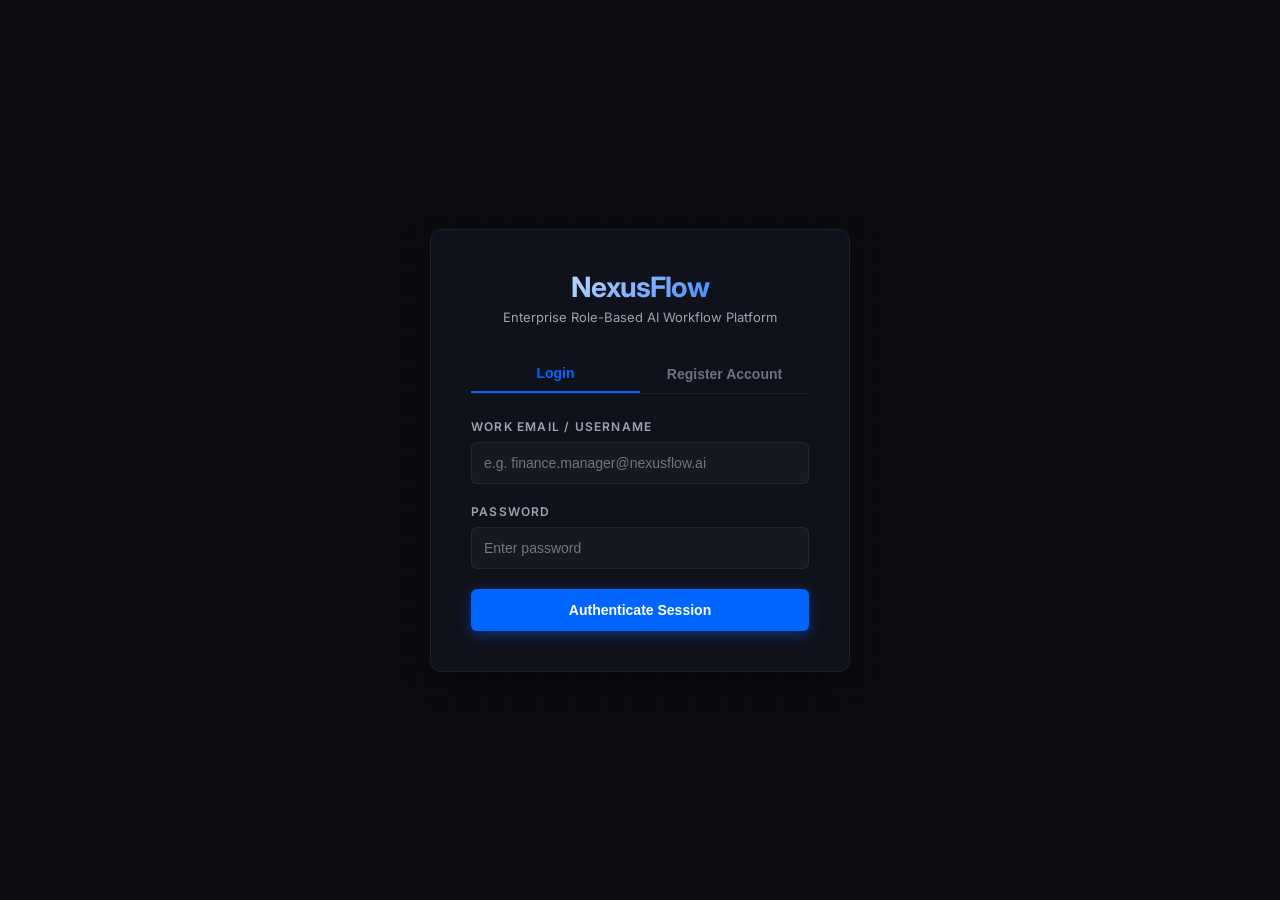
<file: backend/static/index.html>
<!DOCTYPE html>
<html lang="en">
<head>
    <meta charset="UTF-8">
    <meta name="viewport" content="width=device-width, initial-scale=1.0">
    <title>NexusFlow - Enterprise Multi-Agent AI Workflow Orchestrator</title>
    <link rel="preconnect" href="https://fonts.googleapis.com">
    <link rel="preconnect" href="https://fonts.gstatic.com" crossorigin>
    <link href="https://fonts.googleapis.com/css2?family=Inter:wght@300;400;500;600;700&family=JetBrains+Mono:wght@400;500&display=swap" rel="stylesheet">
    <link rel="stylesheet" href="style.css">
</head>
<body>
    <div class="grid-overlay"></div>

    <div id="app">
        <!-- AUTH VIEW (Register / Login) -->
        <div id="auth-view" class="auth-container card">
            <div class="auth-header">
                <h2>NexusFlow</h2>
                <p>Enterprise Role-Based AI Workflow Platform</p>
            </div>
            
            <div class="auth-tabs">
                <button id="tab-login-btn" class="auth-tab active" onclick="switchAuthTab('login')">Login</button>
                <button id="tab-register-btn" class="auth-tab" onclick="switchAuthTab('register')">Register Account</button>
            </div>

            <!-- Login Form -->
            <form id="login-form" onsubmit="handleLogin(event)" autocomplete="off">
                <div class="form-group">
                    <label for="login-username">Work Email / Username</label>
                    <input type="text" id="login-username" placeholder="e.g. finance.manager@nexusflow.ai" required autocomplete="off">
                </div>
                <div class="form-group">
                    <label for="login-password">Password</label>
                    <input type="password" id="login-password" placeholder="Enter password" required autocomplete="new-password">
                </div>
                <button type="submit" class="btn btn-primary btn-block">Authenticate Session</button>
            </form>

            <!-- Register Form with Department & Role Selectors -->
            <form id="register-form" class="hidden" onsubmit="handleRegister(event)" autocomplete="off">
                <div class="form-group">
                    <label for="register-username">Work Email / Username</label>
                    <input type="text" id="register-username" placeholder="e.g. employee@nexusflow.ai" required autocomplete="off">
                </div>
                <div class="form-group">
                    <label for="register-password">Password</label>
                    <input type="password" id="register-password" placeholder="Min 6 characters" required autocomplete="new-password">
                </div>
                <div class="form-group">
                    <label for="register-department">Department</label>
                    <select id="register-department" required>
                        <option value="Human Resources">Human Resources</option>
                        <option value="Finance">Finance</option>
                        <option value="Legal">Legal</option>
                        <option value="Engineering" selected>Engineering</option>
                        <option value="Information Technology">Information Technology</option>
                        <option value="Operations">Operations</option>
                        <option value="Sales">Sales</option>
                        <option value="Marketing">Marketing</option>
                    </select>
                </div>
                <div class="form-group">
                    <label for="register-role">Corporate Role</label>
                    <select id="register-role" required>
                        <option value="employee" selected>Employee (Standard Upload & Query)</option>
                        <option value="team_lead">Team Lead (Team Upload & Approval)</option>
                        <option value="department_manager">Department Manager (Dept Approval & Audit)</option>
                        <option value="super_admin">Super Admin (Full Access)</option>
                        <option value="guest">Guest (Read-Only Public Access)</option>
                    </select>
                </div>
                <button type="submit" class="btn btn-primary btn-block">Create Enterprise Account</button>
            </form>

            <div id="auth-error" class="error-msg hidden"></div>
        </div>

        <!-- DASHBOARD VIEW -->
        <div id="dashboard-view" class="dashboard-container hidden">
            <!-- Sidebar -->
            <aside class="sidebar">
                <div class="sidebar-brand">
                    <h3>NexusFlow</h3>
                    <div class="badge-group">
                        <span id="user-role-badge" class="badge badge-user">Role</span>
                        <span id="user-dept-badge" class="badge badge-dept">Department</span>
                    </div>
                </div>
                
                <nav class="sidebar-menu">
                    <button id="nav-chat" class="nav-item active" onclick="switchView('chat')">
                        <span class="icon">💬</span> Chat Swarm
                    </button>
                    <button id="nav-documents" class="nav-item" onclick="switchView('documents')">
                        <span class="icon">📚</span> Document Library
                    </button>
                    <button id="nav-upload" class="nav-item" onclick="switchView('upload')">
                        <span class="icon">📤</span> Upload Document
                    </button>
                    <button id="nav-pending" class="nav-item hidden" onclick="switchView('pending')">
                        <span class="icon">⏳</span> Pending Approvals
                    </button>
                    <button id="nav-profile" class="nav-item" onclick="switchView('profile')">
                        <span class="icon">⚙️</span> My Profile & Security
                    </button>
                    <button id="nav-analytics" class="nav-item" onclick="switchView('analytics')">
                        <span class="icon">📊</span> Usage Analytics
                    </button>
                    <button id="nav-audit" class="nav-item hidden" onclick="switchView('audit')">
                        <span class="icon">🛡️</span> Audit Logs
                    </button>
                    <button id="nav-admin" class="nav-item hidden" onclick="switchView('admin-dashboard')">
                        <span class="icon">⚡</span> Admin Dashboard
                    </button>
                </nav>

                <div class="sidebar-footer">
                    <div class="user-profile">
                        <div class="user-avatar">👤</div>
                        <div class="user-info">
                            <span id="current-username" class="username">Guest</span>
                            <span id="current-clearance" class="clearance-tag">INTERNAL</span>
                        </div>
                    </div>
                    <button class="btn btn-secondary btn-block btn-logout" onclick="handleLogout()">Logout</button>
                </div>
            </aside>

            <!-- Main Content Area -->
            <main class="main-content">
                <!-- CHAT MODULE -->
                <section id="chat-section" class="content-section">
                    <div class="section-header">
                        <h2>Multi-Agent AI Chat Swarm</h2>
                        <p>Ask questions. Vector RAG is strictly isolated by Department & Clearance level.</p>
                    </div>

                    <div class="chat-container card">
                        <div id="chat-messages" class="chat-messages-area">
                            <div class="system-message">
                                <p>Welcome to NexusFlow. Ask questions about your authorized department documents.</p>
                            </div>
                        </div>
                        
                        <div class="chat-input-area">
                            <form id="chat-form" onsubmit="handleSendMessage(event)">
                                <input type="text" id="chat-input" placeholder="Query authorized knowledge base..." required autocomplete="off">
                                <button type="submit" class="btn btn-primary">Send</button>
                            </form>
                        </div>
                    </div>
                </section>

                <!-- ACCESS-CONTROLLED DOCUMENT LIBRARY MODULE -->
                <section id="documents-section" class="content-section hidden">
                    <div class="section-header">
                        <h2>Authorized Document Library</h2>
                        <p>View documents accessible under your Department and Security Clearance Level.</p>
                    </div>

                    <div class="table-container card">
                        <h3>Accessible Department Documents</h3>
                        <table class="data-table">
                            <thead>
                                <tr>
                                    <th>Filename</th>
                                    <th>Department</th>
                                    <th>Classification</th>
                                    <th>Visibility</th>
                                    <th>Owner</th>
                                    <th>Approval Status</th>
                                    <th>Actions</th>
                                </tr>
                            </thead>
                            <tbody id="documents-tbody">
                                <tr>
                                    <td colspan="7" class="text-center">Loading document library...</td>
                                </tr>
                            </tbody>
                        </table>
                    </div>
                </section>

                <!-- INGEST UPLOAD MODULE WITH METADATA SELECTORS -->
                <section id="upload-section" class="content-section hidden">
                    <div class="section-header">
                        <h2>Upload & Ingest Document</h2>
                        <p>Upload document with Department, Classification, and Visibility parameters.</p>
                    </div>

                    <div class="upload-container card">
                        <form id="upload-form" onsubmit="handleUploadSubmit(event)">
                            <div class="form-grid">
                                <div class="form-group">
                                    <label for="upload-department">Target Department</label>
                                    <select id="upload-department" required>
                                        <option value="Human Resources">Human Resources</option>
                                        <option value="Finance">Finance</option>
                                        <option value="Legal">Legal</option>
                                        <option value="Engineering">Engineering</option>
                                        <option value="Information Technology">Information Technology</option>
                                        <option value="Operations">Operations</option>
                                        <option value="Sales">Sales</option>
                                        <option value="Marketing">Marketing</option>
                                    </select>
                                </div>
                                <div class="form-group">
                                    <label for="upload-classification">Classification Level</label>
                                    <select id="upload-classification" required>
                                        <option value="PUBLIC">PUBLIC (All users)</option>
                                        <option value="INTERNAL" selected>INTERNAL (Employees & above)</option>
                                        <option value="CONFIDENTIAL">CONFIDENTIAL (Team Lead & above)</option>
                                        <option value="RESTRICTED">RESTRICTED (Managers & Admin)</option>
                                        <option value="HIGHLY_CONFIDENTIAL">HIGHLY CONFIDENTIAL (Super Admin)</option>
                                    </select>
                                </div>
                                <div class="form-group">
                                    <label for="upload-visibility">Visibility Scope</label>
                                    <select id="upload-visibility" required>
                                        <option value="Department" selected>Department Scope</option>
                                        <option value="Team">Team Scope</option>
                                        <option value="Organization">Organization-Wide</option>
                                        <option value="Private">Private (Owner Only)</option>
                                    </select>
                                </div>
                            </div>

                            <div class="drag-drop-zone" id="drop-zone" onclick="triggerFileSelect()">
                                <span class="upload-icon">📤</span>
                                <p>Click or Drag & Drop Document File (.pdf, .txt, .md)</p>
                                <span id="selected-file-name" class="btn btn-secondary">Choose File</span>
                                <input type="file" id="file-input" class="hidden" onchange="handleFileSelect(event)" required>
                            </div>

                            <button type="submit" class="btn btn-primary btn-block style-upload-btn">Upload Document for Processing</button>
                        </form>

                        <div id="upload-status" class="upload-status card hidden">
                            <h4 id="status-heading">Ingesting Document...</h4>
                            <div class="progress-bar-container">
                                <div id="status-progress-bar" class="progress-bar"></div>
                            </div>
                            <p id="status-details"></p>
                        </div>
                    </div>
                </section>

                <!-- PENDING APPROVALS MODULE -->
                <section id="pending-section" class="content-section hidden">
                    <div class="section-header">
                        <h2>Pending Document Approvals</h2>
                        <p>Department Manager portal to review and approve uploaded employee files prior to RAG indexing.</p>
                    </div>

                    <div class="table-container card">
                        <h3>Files Awaiting Department Approval</h3>
                        <table class="data-table">
                            <thead>
                                <tr>
                                    <th>ID</th>
                                    <th>Filename</th>
                                    <th>Department</th>
                                    <th>Classification</th>
                                    <th>Uploaded By</th>
                                    <th>Submitted At</th>
                                    <th>Action</th>
                                </tr>
                            </thead>
                            <tbody id="pending-tbody">
                                <tr>
                                    <td colspan="7" class="text-center">No pending approvals found.</td>
                                </tr>
                            </tbody>
                        </table>
                    </div>
                </section>

                <!-- MY PROFILE & PASSWORD RESET MODULE -->
                <section id="profile-section" class="content-section hidden">
                    <div class="section-header">
                        <h2>My Profile & Security Settings</h2>
                        <p>Update your basic personal information and change your login password.</p>
                    </div>

                    <div class="profile-grid" style="display: grid; grid-template-columns: repeat(auto-fit, minmax(320px, 1fr)); gap: 24px;">
                        <!-- Self-Service Profile Form -->
                        <div class="card" style="padding: 24px;">
                            <h3>Edit Basic Information</h3>
                            <form id="profile-form" onsubmit="handleUpdateProfile(event)">
                                <div class="form-group">
                                    <label for="profile-fullname">Full Name</label>
                                    <input type="text" id="profile-fullname" placeholder="e.g. Jane Doe">
                                </div>
                                <div class="form-group">
                                    <label for="profile-email">Work Email</label>
                                    <input type="email" id="profile-email" placeholder="e.g. jane.doe@nexusflow.ai">
                                </div>
                                <div class="form-group">
                                    <label for="profile-contact">Contact Details / Phone</label>
                                    <input type="text" id="profile-contact" placeholder="e.g. +1 (555) 019-2834">
                                </div>
                                <button type="submit" class="btn btn-primary btn-block">Save Profile Details</button>
                            </form>
                        </div>

                        <!-- Self-Service Password Reset Form -->
                        <div class="card" style="padding: 24px;">
                            <h3>Change Login Password</h3>
                            <form id="password-form" onsubmit="handleChangePassword(event)">
                                <div class="form-group">
                                    <label for="pwd-current">Current Password</label>
                                    <input type="password" id="pwd-current" required placeholder="Enter current password">
                                </div>
                                <div class="form-group">
                                    <label for="pwd-new">New Password</label>
                                    <input type="password" id="pwd-new" required minlength="6" placeholder="Enter new password (min 6 chars)">
                                </div>
                                <button type="submit" class="btn btn-primary btn-block">Update Password</button>
                            </form>
                        </div>
                    </div>
                </section>

                <!-- USAGE ANALYTICS MODULE -->
                <section id="analytics-section" class="content-section hidden">
                    <div class="section-header">
                        <h2>Usage Analytics</h2>
                        <p>Monitor platform statistics, cost evaluations, and token consumption summaries.</p>
                    </div>

                    <div id="user-analytics" class="analytics-wrapper">
                        <div class="stats-grid">
                            <div class="stat-card card">
                                <h3>Total Queries</h3>
                                <p id="user-total-queries" class="stat-value">-</p>
                            </div>
                            <div class="stat-card card">
                                <h3>Documents Ingested</h3>
                                <p id="user-total-documents" class="stat-value">-</p>
                            </div>
                            <div class="stat-card card">
                                <h3>Total Tokens Consumed</h3>
                                <p id="user-total-tokens" class="stat-value">-</p>
                            </div>
                        </div>

                        <div class="table-container card">
                            <h3>Personal Query History Log</h3>
                            <table class="data-table">
                                <thead>
                                    <tr>
                                        <th>Timestamp</th>
                                        <th>Query</th>
                                        <th>Status</th>
                                        <th>Tokens Used</th>
                                        <th>Latency</th>
                                    </tr>
                                </thead>
                                <tbody id="user-history-tbody">
                                    <tr>
                                        <td colspan="5" class="text-center">No queries logged yet.</td>
                                    </tr>
                                </tbody>
                            </table>
                        </div>
                    </div>
                </section>

                <!-- AUDIT LOGS MODULE -->
                <section id="audit-section" class="content-section hidden">
                    <div class="section-header">
                        <h2>Security & Audit Trail Logs</h2>
                        <p>Immutable audit logging tracking user authentication, authorization denials, uploads, approvals, and queries.</p>
                    </div>

                    <div class="table-container card">
                        <h3>System Security Audit Trail</h3>
                        <table class="data-table">
                            <thead>
                                <tr>
                                    <th>Timestamp</th>
                                    <th>User</th>
                                    <th>Department</th>
                                    <th>Action</th>
                                    <th>Target File</th>
                                    <th>Status</th>
                                    <th>IP Address</th>
                                </tr>
                            </thead>
                            <tbody id="audit-tbody">
                                <tr>
                                    <td colspan="7" class="text-center">Loading audit records...</td>
                                </tr>
                            </tbody>
                        </table>
                    </div>
                </section>

                <!-- ENTERPRISE ADMIN DASHBOARD MODULE -->
                <section id="admin-dashboard-section" class="content-section hidden">
                    <div class="section-header">
                        <h2>Enterprise Admin Dashboard</h2>
                        <p>System-wide operational controls, user breakdown, and clearance distribution analytics.</p>
                    </div>

                    <div class="stats-grid">
                        <div class="stat-card card">
                            <h3>Total Corporate Users</h3>
                            <p id="admin-card-users" class="stat-value">-</p>
                        </div>
                        <div class="stat-card card">
                            <h3>Pending Approvals</h3>
                            <p id="admin-card-pending" class="stat-value" style="color: #ffaa00;">-</p>
                        </div>
                        <div class="stat-card card">
                            <h3>Restricted Documents</h3>
                            <p id="admin-card-restricted" class="stat-value" style="color: #ff3366;">-</p>
                        </div>
                        <div class="stat-card card">
                            <h3>Permission Denials</h3>
                            <p id="admin-card-denials" class="stat-value" style="color: #ff0055;">-</p>
                        </div>
                    </div>

                    <div class="table-container card">
                        <h3>User Role & Employee Management (Higher Admin Only)</h3>
                        <table class="data-table">
                            <thead>
                                <tr>
                                    <th>ID</th>
                                    <th>Username</th>
                                    <th>Full Name / Email</th>
                                    <th>Department</th>
                                    <th>Role</th>
                                    <th>Clearance</th>
                                    <th>Status</th>
                                    <th>Admin Actions</th>
                                </tr>
                            </thead>
                            <tbody id="admin-users-mgmt-tbody">
                                <tr>
                                    <td colspan="8" class="text-center">Loading user records...</td>
                                </tr>
                            </tbody>
                        </table>
                    </div>
                </section>
            </main>
        </div>
    </div>

    <!-- ADMIN EDIT EMPLOYEE MODAL -->
    <div id="edit-user-modal" class="modal-backdrop hidden">
        <div class="modal-content card" style="max-width: 500px; padding: 24px; margin: 50px auto;">
            <h3>Edit Employee Account (Admin)</h3>
            <form id="admin-edit-user-form" onsubmit="handleAdminUserSave(event)">
                <input type="hidden" id="edit-user-id">
                <div class="form-group">
                    <label for="edit-username">Username / Email</label>
                    <input type="text" id="edit-username" required>
                </div>
                <div class="form-group">
                    <label for="edit-fullname">Full Name</label>
                    <input type="text" id="edit-fullname">
                </div>
                <div class="form-group">
                    <label for="edit-email">Contact Email</label>
                    <input type="email" id="edit-email">
                </div>
                <div class="form-group">
                    <label for="edit-department">Department</label>
                    <select id="edit-department">
                        <option value="Human Resources">Human Resources</option>
                        <option value="Finance">Finance</option>
                        <option value="Legal">Legal</option>
                        <option value="Engineering">Engineering</option>
                        <option value="Information Technology">Information Technology</option>
                        <option value="Operations">Operations</option>
                        <option value="Sales">Sales</option>
                        <option value="Marketing">Marketing</option>
                    </select>
                </div>
                <div class="form-group">
                    <label for="edit-role">Corporate Role</label>
                    <select id="edit-role">
                        <option value="employee">Employee</option>
                        <option value="team_lead">Team Lead</option>
                        <option value="department_manager">Department Manager</option>
                        <option value="super_admin">Super Admin</option>
                        <option value="guest">Guest</option>
                    </select>
                </div>
                <div class="form-group">
                    <label for="edit-clearance">Clearance Level</label>
                    <select id="edit-clearance">
                        <option value="PUBLIC">PUBLIC</option>
                        <option value="INTERNAL">INTERNAL</option>
                        <option value="CONFIDENTIAL">CONFIDENTIAL</option>
                        <option value="RESTRICTED">RESTRICTED</option>
                        <option value="HIGHLY_CONFIDENTIAL">HIGHLY_CONFIDENTIAL</option>
                    </select>
                </div>
                <div class="upload-actions" style="display: flex; gap: 12px; margin-top: 20px;">
                    <button type="submit" class="btn btn-primary" style="flex: 1;">Save Changes</button>
                    <button type="button" class="btn btn-secondary" onclick="closeAdminEditModal()" style="flex: 1;">Cancel</button>
                </div>
            </form>
        </div>
    </div>

    <script src="app.js"></script>
</body>
</html>
</file>
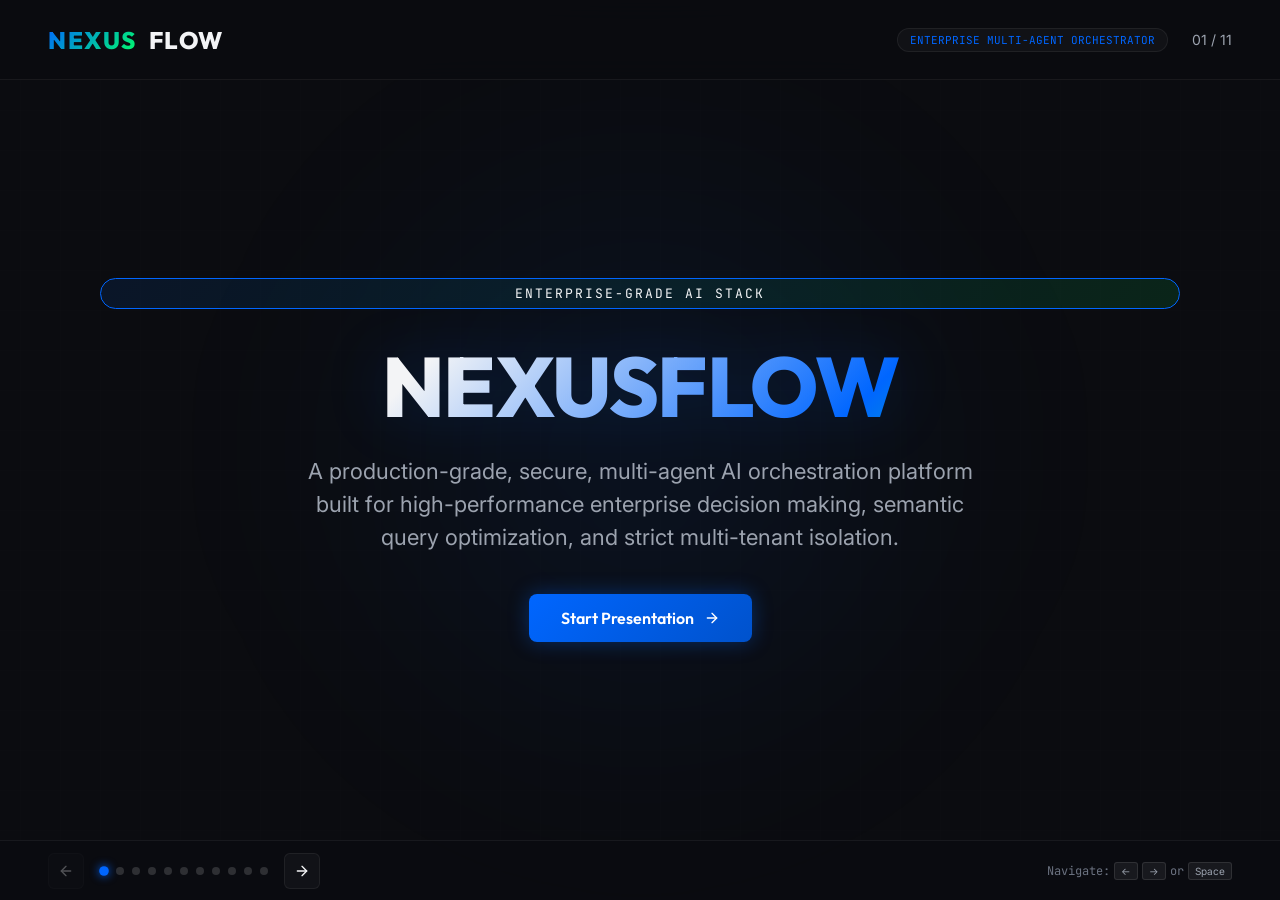
<file: presentation.html>
<!DOCTYPE html>
<html lang="en">

<head>
    <meta charset="UTF-8">
    <meta name="viewport" content="width=device-width, initial-scale=1.0">
    <title>NexusFlow - Enterprise Multi-Agent AI Workflow Orchestrator</title>
    <link rel="preconnect" href="https://fonts.googleapis.com">
    <link rel="preconnect" href="https://fonts.gstatic.com" crossorigin>
    <link
        href="https://fonts.googleapis.com/css2?family=Inter:wght@300;400;500;600;700&family=Outfit:wght@400;500;600;700;800&family=JetBrains+Mono:wght@400;500&display=swap"
        rel="stylesheet">
    <style>
        :root {
            --bg-primary: #0b0c10;
            --bg-secondary: #131520;
            --card-bg: rgba(20, 22, 34, 0.65);
            --border-color: rgba(255, 255, 255, 0.06);
            --border-glow: rgba(0, 102, 255, 0.25);

            --text-primary: #f3f4f6;
            --text-secondary: #9ca3af;
            --text-muted: #6b7280;

            --accent: #0066ff;
            --accent-glow: rgba(0, 102, 255, 0.4);
            --success: #00ff66;
            --success-glow: rgba(0, 255, 102, 0.2);
            --warning: #f59e0b;
            --danger: #ef4444;

            --font-sans: 'Inter', -apple-system, BlinkMacSystemFont, "Segoe UI", Roboto, sans-serif;
            --font-display: 'Outfit', sans-serif;
            --font-mono: 'JetBrains Mono', monospace;

            --transition-slow: all 0.6s cubic-bezier(0.4, 0, 0.2, 1);
            --transition-fast: all 0.2s cubic-bezier(0.4, 0, 0.2, 1);
        }

        * {
            box-sizing: border-box;
            margin: 0;
            padding: 0;
        }

        body {
            background-color: var(--bg-primary);
            color: var(--text-primary);
            font-family: var(--font-sans);
            overflow: hidden;
            height: 100vh;
            width: 100vw;
            position: relative;
        }

        /* Ambient glowing background */
        .ambient-glow {
            position: absolute;
            top: 50%;
            left: 50%;
            width: 800px;
            height: 800px;
            background: radial-gradient(circle, rgba(0, 102, 255, 0.08) 0%, transparent 70%);
            transform: translate(-50%, -50%);
            z-index: -2;
            pointer-events: none;
            filter: blur(80px);
        }

        /* Tech grid overlay */
        .grid-overlay {
            position: absolute;
            top: 0;
            left: 0;
            width: 100%;
            height: 100%;
            background-image:
                linear-gradient(rgba(255, 255, 255, 0.005) 1px, transparent 1px),
                linear-gradient(90deg, rgba(255, 255, 255, 0.005) 1px, transparent 1px);
            background-size: 40px 40px;
            background-position: center center;
            pointer-events: none;
            z-index: -1;
        }

        /* Presentation Container */
        .presentation {
            display: flex;
            flex-direction: column;
            width: 100vw;
            height: 100vh;
            position: relative;
            z-index: 10;
        }

        /* Presentation Header */
        header {
            display: flex;
            justify-content: space-between;
            align-items: center;
            padding: 24px 48px;
            height: 80px;
            border-bottom: 1px solid var(--border-color);
            background: rgba(11, 12, 16, 0.8);
            backdrop-filter: blur(12px);
            z-index: 20;
        }

        .header-logo {
            display: flex;
            align-items: center;
            gap: 12px;
            font-family: var(--font-display);
            font-weight: 800;
            font-size: 24px;
            color: var(--text-primary);
            text-decoration: none;
            letter-spacing: 1.5px;
        }

        .header-logo span {
            background: linear-gradient(135deg, var(--accent) 0%, var(--success) 100%);
            -webkit-background-clip: text;
            -webkit-text-fill-color: transparent;
        }

        .header-meta {
            display: flex;
            align-items: center;
            gap: 24px;
            font-size: 14px;
            color: var(--text-secondary);
        }

        .meta-tag {
            background: rgba(255, 255, 255, 0.03);
            border: 1px solid var(--border-color);
            padding: 4px 12px;
            border-radius: 99px;
            font-family: var(--font-mono);
            font-size: 11px;
            color: var(--accent);
            text-transform: uppercase;
        }

        /* Slides Wrapper */
        .slides-container {
            flex: 1;
            position: relative;
            overflow: hidden;
            width: 100%;
            height: calc(100vh - 140px);
            /* header + footer */
        }

        .slide {
            position: absolute;
            top: 0;
            left: 0;
            width: 100%;
            height: 100%;
            opacity: 0;
            visibility: hidden;
            transform: scale(0.96) translateY(10px);
            transition: var(--transition-slow);
            display: flex;
            flex-direction: column;
            justify-content: center;
            align-items: center;
            padding: 40px 100px;
            z-index: 5;
        }

        /* Slide States */
        .slide.active {
            opacity: 1;
            visibility: visible;
            transform: scale(1) translateY(0);
            z-index: 10;
        }

        .slide.past {
            opacity: 0;
            visibility: hidden;
            transform: scale(0.96) translateY(-20px);
            z-index: 5;
        }

        .slide.future {
            opacity: 0;
            visibility: hidden;
            transform: scale(0.96) translateY(20px);
            z-index: 5;
        }

        /* Slide Content Components */
        .slide-content {
            width: 100%;
            max-width: 1200px;
            margin: 0 auto;
            display: flex;
            flex-direction: column;
            justify-content: center;
        }

        .slide-title-group {
            margin-bottom: 32px;
            text-align: center;
        }

        .slide.left-align .slide-title-group {
            text-align: left;
        }

        .slide-title {
            font-family: var(--font-display);
            font-size: 42px;
            font-weight: 800;
            margin-bottom: 8px;
            letter-spacing: -0.5px;
            color: var(--text-primary);
        }

        .slide-subtitle {
            font-size: 18px;
            color: var(--text-secondary);
            font-weight: 400;
        }

        /* Slide 1: Welcome */
        .title-slide {
            text-align: center;
        }

        .title-slide h1 {
            font-family: var(--font-display);
            font-size: 84px;
            font-weight: 800;
            letter-spacing: -1.5px;
            margin-bottom: 16px;
            background: linear-gradient(135deg, var(--text-primary) 30%, var(--accent) 70%, var(--success) 100%);
            -webkit-background-clip: text;
            -webkit-text-fill-color: transparent;
            filter: drop-shadow(0 0 30px rgba(0, 102, 255, 0.15));
        }

        .title-slide .badge-enterprise {
            background: linear-gradient(135deg, rgba(0, 102, 255, 0.1) 0%, rgba(0, 255, 102, 0.1) 100%);
            border: 1px solid var(--accent);
            padding: 6px 18px;
            border-radius: 99px;
            font-family: var(--font-mono);
            font-size: 13px;
            color: var(--text-primary);
            text-transform: uppercase;
            letter-spacing: 2px;
            display: inline-block;
            margin-bottom: 24px;
        }

        .title-slide p {
            font-size: 22px;
            color: var(--text-secondary);
            max-width: 700px;
            margin: 0 auto 40px auto;
            line-height: 1.5;
        }

        .start-btn {
            background: linear-gradient(135deg, var(--accent) 0%, #0052cc 100%);
            border: none;
            padding: 14px 32px;
            color: white;
            font-family: var(--font-display);
            font-weight: 600;
            font-size: 16px;
            border-radius: 8px;
            cursor: pointer;
            box-shadow: 0 0 20px rgba(0, 102, 255, 0.35);
            transition: var(--transition-fast);
            display: inline-flex;
            align-items: center;
            gap: 10px;
        }

        .start-btn:hover {
            transform: translateY(-2px);
            box-shadow: 0 0 30px rgba(0, 102, 255, 0.5);
        }

        /* Cards Grid Layout */
        .cards-grid {
            display: grid;
            grid-template-columns: repeat(2, 1fr);
            gap: 24px;
            margin-top: 16px;
        }

        .cards-grid-3 {
            display: grid;
            grid-template-columns: repeat(3, 1fr);
            gap: 20px;
            margin-top: 16px;
        }

        .cards-grid-4 {
            display: grid;
            grid-template-columns: repeat(4, 1fr);
            gap: 20px;
            margin-top: 16px;
        }

        .glass-card {
            background: var(--card-bg);
            border: 1px solid var(--border-color);
            border-radius: 12px;
            padding: 28px;
            backdrop-filter: blur(16px);
            -webkit-backdrop-filter: blur(16px);
            box-shadow: 0 8px 32px 0 rgba(0, 0, 0, 0.3);
            transition: var(--transition-fast);
            position: relative;
            overflow: hidden;
        }

        .glass-card::before {
            content: '';
            position: absolute;
            top: 0;
            left: 0;
            width: 100%;
            height: 2px;
            background: linear-gradient(90deg, transparent, var(--border-glow), transparent);
            transform: translateX(-100%);
            transition: 0.5s;
        }

        .glass-card:hover {
            border-color: var(--border-glow);
            box-shadow: 0 8px 32px 0 rgba(0, 102, 255, 0.08);
            transform: translateY(-4px);
        }

        .glass-card:hover::before {
            transform: translateX(100%);
        }

        .card-icon {
            font-size: 32px;
            margin-bottom: 20px;
            display: inline-block;
        }

        .card-title {
            font-family: var(--font-display);
            font-size: 20px;
            font-weight: 700;
            margin-bottom: 12px;
            color: var(--text-primary);
        }

        .card-desc {
            font-size: 14px;
            color: var(--text-secondary);
            line-height: 1.6;
        }

        .danger-card {
            border-left: 3px solid var(--danger);
        }

        .success-card {
            border-left: 3px solid var(--success);
        }

        /* Large Split Layout */
        .split-layout {
            display: grid;
            grid-template-columns: 1.2fr 0.8fr;
            gap: 40px;
            align-items: center;
        }

        .split-layout.reverse {
            grid-template-columns: 0.8fr 1.2fr;
        }

        .split-text h3 {
            font-family: var(--font-display);
            font-size: 28px;
            font-weight: 700;
            margin-bottom: 16px;
            color: var(--text-primary);
        }

        .split-text p {
            font-size: 16px;
            color: var(--text-secondary);
            line-height: 1.6;
            margin-bottom: 24px;
        }

        .split-visual {
            display: flex;
            justify-content: center;
            align-items: center;
            width: 100%;
            height: 100%;
        }

        /* Interactive Graph Sandbox */
        .graph-explorer {
            display: grid;
            grid-template-columns: 1.4fr 1fr;
            gap: 24px;
            background: rgba(20, 22, 34, 0.4);
            border: 1px solid var(--border-color);
            border-radius: 16px;
            padding: 24px;
            min-height: 420px;
        }

        .graph-canvas {
            display: flex;
            flex-direction: column;
            justify-content: center;
            align-items: center;
            position: relative;
            background: rgba(11, 12, 16, 0.6);
            border: 1px solid rgba(255, 255, 255, 0.03);
            border-radius: 12px;
            padding: 20px;
            overflow: hidden;
        }

        .swarm-connections {
            position: absolute;
            top: 0;
            left: 0;
            width: 100%;
            height: 100%;
            pointer-events: none;
            z-index: 1;
        }

        .graph-node-container {
            display: flex;
            flex-direction: column;
            gap: 16px;
            z-index: 2;
            width: 100%;
            max-width: 480px;
        }

        .node-row {
            display: flex;
            justify-content: space-around;
            width: 100%;
        }

        .graph-node {
            background: rgba(30, 41, 59, 0.7);
            border: 1px solid rgba(255, 255, 255, 0.08);
            border-radius: 8px;
            padding: 10px 16px;
            font-family: var(--font-mono);
            font-size: 12px;
            cursor: pointer;
            transition: all 0.3s cubic-bezier(0.4, 0, 0.2, 1);
            text-align: center;
            min-width: 110px;
            font-weight: 500;
        }

        .graph-node:hover {
            border-color: var(--accent);
            box-shadow: 0 0 15px rgba(0, 102, 255, 0.25);
            transform: scale(1.05);
        }

        .graph-node.active-node {
            background: linear-gradient(135deg, rgba(0, 102, 255, 0.3) 0%, rgba(0, 102, 255, 0.1) 100%);
            border-color: var(--accent);
            box-shadow: 0 0 20px rgba(0, 102, 255, 0.4);
            color: #ffffff;
            font-weight: 600;
        }

        .graph-node.success-node.active-node {
            background: linear-gradient(135deg, rgba(0, 255, 102, 0.3) 0%, rgba(0, 255, 102, 0.1) 100%);
            border-color: var(--success);
            box-shadow: 0 0 20px rgba(0, 255, 102, 0.4);
        }

        .graph-node.warning-node.active-node {
            background: linear-gradient(135deg, rgba(245, 158, 11, 0.3) 0%, rgba(245, 158, 11, 0.1) 100%);
            border-color: var(--warning);
            box-shadow: 0 0 20px rgba(245, 158, 11, 0.4);
        }

        .graph-detail-panel {
            background: rgba(11, 12, 16, 0.8);
            border: 1px solid var(--border-color);
            border-radius: 12px;
            padding: 24px;
            display: flex;
            flex-direction: column;
            justify-content: flex-start;
        }

        .detail-header {
            display: flex;
            justify-content: space-between;
            align-items: center;
            border-bottom: 1px solid var(--border-color);
            padding-bottom: 12px;
            margin-bottom: 16px;
        }

        .detail-name {
            font-family: var(--font-display);
            font-size: 22px;
            font-weight: 700;
            color: var(--text-primary);
        }

        .detail-tag {
            font-family: var(--font-mono);
            font-size: 11px;
            padding: 2px 8px;
            border-radius: 4px;
            background: rgba(255, 255, 255, 0.05);
            color: var(--text-secondary);
        }

        .detail-body {
            font-size: 14px;
            color: var(--text-secondary);
            line-height: 1.6;
            flex: 1;
        }

        .detail-item {
            margin-bottom: 16px;
        }

        .detail-item-title {
            font-size: 12px;
            text-transform: uppercase;
            letter-spacing: 0.05em;
            color: var(--text-muted);
            margin-bottom: 4px;
            font-weight: 600;
        }

        .detail-code {
            background: rgba(0, 0, 0, 0.3);
            border: 1px solid rgba(255, 255, 255, 0.03);
            border-radius: 6px;
            padding: 8px 12px;
            font-family: var(--font-mono);
            font-size: 12px;
            color: #a7f3d0;
            overflow-x: auto;
            white-space: pre-wrap;
        }

        /* Interactive Cache Simulator */
        .cache-simulator {
            display: grid;
            grid-template-columns: 1fr 1fr;
            gap: 24px;
            background: rgba(20, 22, 34, 0.4);
            border: 1px solid var(--border-color);
            border-radius: 16px;
            padding: 24px;
            min-height: 400px;
        }

        .simulator-control {
            display: flex;
            flex-direction: column;
            justify-content: center;
            padding: 20px;
        }

        .query-box {
            background: rgba(11, 12, 16, 0.8);
            border: 1px solid var(--border-color);
            border-radius: 8px;
            padding: 16px;
            font-family: var(--font-sans);
            font-size: 15px;
            color: var(--text-primary);
            margin-bottom: 20px;
            line-height: 1.5;
            position: relative;
        }

        .query-box::before {
            content: "USER QUERY";
            position: absolute;
            top: -9px;
            left: 12px;
            font-family: var(--font-mono);
            font-size: 9px;
            background: var(--bg-primary);
            padding: 0 6px;
            color: var(--text-muted);
            letter-spacing: 1px;
        }

        .sim-btn-group {
            display: flex;
            gap: 12px;
        }

        .sim-btn {
            flex: 1;
            padding: 12px 18px;
            border-radius: 6px;
            font-family: var(--font-display);
            font-weight: 600;
            font-size: 14px;
            cursor: pointer;
            transition: var(--transition-fast);
            display: inline-flex;
            justify-content: center;
            align-items: center;
            gap: 8px;
            border: 1px solid transparent;
        }

        .sim-btn-miss {
            background: rgba(255, 255, 255, 0.03);
            border-color: var(--border-color);
            color: var(--text-primary);
        }

        .sim-btn-miss:hover {
            background: rgba(255, 255, 255, 0.08);
            border-color: var(--text-secondary);
        }

        .sim-btn-hit {
            background: linear-gradient(135deg, var(--accent) 0%, #0052cc 100%);
            color: white;
            box-shadow: 0 0 15px rgba(0, 102, 255, 0.25);
        }

        .sim-btn-hit:hover {
            box-shadow: 0 0 25px rgba(0, 102, 255, 0.4);
        }

        .simulator-display {
            background: rgba(11, 12, 16, 0.8);
            border: 1px solid var(--border-color);
            border-radius: 12px;
            padding: 24px;
            display: flex;
            flex-direction: column;
            justify-content: center;
            position: relative;
        }

        .sim-results {
            display: flex;
            flex-direction: column;
            gap: 16px;
        }

        .sim-stat-row {
            display: grid;
            grid-template-columns: repeat(3, 1fr);
            gap: 12px;
        }

        .sim-stat-card {
            background: rgba(255, 255, 255, 0.02);
            border: 1px solid rgba(255, 255, 255, 0.04);
            border-radius: 8px;
            padding: 12px;
            text-align: center;
        }

        .sim-stat-label {
            font-size: 10px;
            text-transform: uppercase;
            color: var(--text-muted);
            margin-bottom: 4px;
            letter-spacing: 0.5px;
        }

        .sim-stat-val {
            font-family: var(--font-mono);
            font-size: 16px;
            font-weight: 600;
        }

        .sim-stat-val.color-accent {
            color: var(--accent);
        }

        .sim-stat-val.color-success {
            color: var(--success);
        }

        .sim-stat-val.color-danger {
            color: var(--danger);
        }

        .sim-flow-desc {
            border-left: 2px solid rgba(255, 255, 255, 0.08);
            padding-left: 16px;
            font-size: 13px;
            color: var(--text-secondary);
            line-height: 1.5;
        }

        .sim-flow-desc ul {
            margin-top: 8px;
            margin-left: 16px;
        }

        /* Tech stack grid icons */
        .tech-grid {
            display: grid;
            grid-template-columns: repeat(4, 1fr);
            gap: 20px;
            width: 100%;
        }

        .tech-card {
            background: rgba(20, 22, 34, 0.5);
            border: 1px solid var(--border-color);
            border-radius: 12px;
            padding: 24px;
            text-align: center;
            transition: var(--transition-fast);
        }

        .tech-card:hover {
            border-color: var(--border-glow);
            transform: scale(1.03);
            background: rgba(20, 22, 34, 0.8);
        }

        .tech-badge {
            font-family: var(--font-mono);
            font-size: 11px;
            color: var(--accent);
            text-transform: uppercase;
            margin-bottom: 8px;
            display: inline-block;
        }

        .tech-name {
            font-family: var(--font-display);
            font-size: 18px;
            font-weight: 700;
            margin-bottom: 8px;
            color: var(--text-primary);
        }

        .tech-desc {
            font-size: 13px;
            color: var(--text-secondary);
            line-height: 1.4;
        }

        /* Code block panel */
        .code-panel {
            background: rgba(11, 12, 16, 0.85);
            border: 1px solid var(--border-color);
            border-radius: 10px;
            padding: 20px;
            font-family: var(--font-mono);
            font-size: 13px;
            color: #d1d5db;
            overflow-x: auto;
            position: relative;
            box-shadow: 0 8px 24px rgba(0, 0, 0, 0.4);
            line-height: 1.6;
        }

        .code-panel::before {
            content: "docker-compose.yml";
            position: absolute;
            top: 4px;
            right: 12px;
            font-size: 10px;
            color: var(--text-muted);
        }

        /* Presentation Footer Controls */
        footer {
            display: flex;
            justify-content: space-between;
            align-items: center;
            padding: 16px 48px;
            height: 60px;
            border-top: 1px solid var(--border-color);
            background: rgba(11, 12, 16, 0.9);
            z-index: 20;
        }

        .controls-nav {
            display: flex;
            align-items: center;
            gap: 16px;
        }

        .nav-btn {
            background: rgba(255, 255, 255, 0.03);
            border: 1px solid var(--border-color);
            color: var(--text-primary);
            width: 36px;
            height: 36px;
            border-radius: 6px;
            cursor: pointer;
            display: flex;
            justify-content: center;
            align-items: center;
            transition: var(--transition-fast);
            font-size: 14px;
        }

        .nav-btn:hover {
            background: rgba(255, 255, 255, 0.08);
            border-color: var(--text-secondary);
        }

        .nav-btn:disabled {
            opacity: 0.3;
            cursor: not-allowed;
        }

        .slide-progress {
            display: flex;
            gap: 8px;
        }

        .progress-dot {
            width: 8px;
            height: 8px;
            border-radius: 50%;
            background: rgba(255, 255, 255, 0.15);
            cursor: pointer;
            transition: var(--transition-fast);
        }

        .progress-dot.active {
            background: var(--accent);
            transform: scale(1.2);
            box-shadow: 0 0 8px var(--accent);
        }

        .controls-right {
            display: flex;
            align-items: center;
            gap: 16px;
            font-size: 12px;
            color: var(--text-muted);
            font-family: var(--font-mono);
        }

        /* Help tooltip */
        .kbd-guide {
            display: flex;
            gap: 4px;
            align-items: center;
        }

        kbd {
            background: rgba(255, 255, 255, 0.06);
            border: 1px solid rgba(255, 255, 255, 0.1);
            border-radius: 3px;
            padding: 2px 6px;
            font-size: 10px;
            color: var(--text-secondary);
            font-family: var(--font-sans);
        }

        /* Animations */
        @keyframes pulse-glow {
            0% {
                box-shadow: 0 0 15px rgba(0, 102, 255, 0.2);
            }

            50% {
                box-shadow: 0 0 25px rgba(0, 102, 255, 0.4);
            }

            100% {
                box-shadow: 0 0 15px rgba(0, 102, 255, 0.2);
            }
        }

        .pulse-element {
            animation: pulse-glow 3s infinite;
        }

        /* Slide specific styling */
        .stat-grid-dashboard {
            display: grid;
            grid-template-columns: repeat(4, 1fr);
            gap: 16px;
            margin-bottom: 24px;
        }

        .stat-card-dashboard {
            background: rgba(255, 255, 255, 0.02);
            border: 1px solid rgba(255, 255, 255, 0.05);
            border-radius: 8px;
            padding: 16px;
            text-align: left;
        }

        .stat-val-dashboard {
            font-family: var(--font-mono);
            font-size: 24px;
            font-weight: 700;
            color: var(--text-primary);
            margin-top: 4px;
        }

        .stat-val-dashboard.color-accent {
            color: var(--accent);
        }

        .stat-val-dashboard.color-success {
            color: var(--success);
        }

        .stat-val-dashboard.color-warning {
            color: var(--warning);
        }

        .dashboard-table-preview {
            background: rgba(11, 12, 16, 0.85);
            border: 1px solid var(--border-color);
            border-radius: 8px;
            padding: 16px;
            overflow: hidden;
        }

        .table-title {
            font-family: var(--font-display);
            font-size: 15px;
            font-weight: 600;
            margin-bottom: 12px;
            color: var(--text-primary);
            display: flex;
            justify-content: space-between;
            align-items: center;
        }

        .table-title span {
            font-size: 11px;
            font-family: var(--font-mono);
            color: var(--success);
            background: rgba(0, 255, 102, 0.08);
            padding: 2px 8px;
            border-radius: 4px;
        }

        .table-mock {
            width: 100%;
            border-collapse: collapse;
            font-size: 12px;
            text-align: left;
        }

        .table-mock th {
            color: var(--text-muted);
            font-weight: 600;
            padding: 8px 12px;
            border-bottom: 1px solid var(--border-color);
            text-transform: uppercase;
            font-size: 10px;
            letter-spacing: 0.5px;
        }

        .table-mock td {
            padding: 10px 12px;
            border-bottom: 1px solid rgba(255, 255, 255, 0.02);
            color: var(--text-secondary);
        }

        .table-mock tr:last-child td {
            border-bottom: none;
        }

        .badge-user-mock {
            padding: 2px 6px;
            border-radius: 4px;
            font-family: var(--font-mono);
            font-size: 10px;
        }

        .badge-user-mock.admin {
            background: rgba(0, 102, 255, 0.1);
            color: var(--accent);
        }

        .badge-user-mock.user {
            background: rgba(255, 255, 255, 0.05);
            color: var(--text-secondary);
        }

        /* SVG arrows for connection rendering */
        .svg-arrow {
            stroke: rgba(255, 255, 255, 0.08);
            stroke-width: 1.5;
            fill: none;
            marker-end: url(#arrowhead);
            transition: all 0.3s ease;
        }

        .svg-arrow.highlighted {
            stroke: var(--accent);
            stroke-width: 2.5;
            filter: drop-shadow(0 0 4px var(--accent));
        }

        /* Responsive warning block */
        .screen-warning {
            display: none;
            position: fixed;
            top: 0;
            left: 0;
            width: 100vw;
            height: 100vh;
            background: var(--bg-primary);
            z-index: 9999;
            flex-direction: column;
            justify-content: center;
            align-items: center;
            text-align: center;
            padding: 40px;
        }

        @media (max-height: 550px) or (max-width: 768px) {
            .screen-warning {
                display: flex;
            }
        }
    </style>
</head>

<body>

    <div class="screen-warning">
        <h2 style="font-family: var(--font-display); margin-bottom: 16px; color: var(--danger);">Screen Too Small</h2>
        <p style="color: var(--text-secondary); font-size: 14px; max-width: 400px; line-height: 1.5;">
            NexusFlow presentation requires a larger screen size. Please maximize your window or view on a desktop
            device for the optimal experience.
        </p>
    </div>

    <!-- Background Design Elements -->
    <div class="ambient-glow"></div>
    <div class="grid-overlay"></div>

    <div class="presentation">

        <!-- Header -->
        <header>
            <a href="#" class="header-logo">
                <span>NEXUS</span>FLOW
            </a>
            <div class="header-meta">
                <span class="meta-tag">Enterprise Multi-Agent Orchestrator</span>
                <span id="current-slide-num">01 / 10</span>
            </div>
        </header>

        <!-- Slides Container -->
        <div class="slides-container" id="slides-wrapper">

            <!-- Slide 1: Welcome Title -->
            <div class="slide welcome-slide active" data-slide="1">
                <div class="slide-content title-slide">
                    <span class="badge-enterprise">Enterprise-Grade AI Stack</span>
                    <h1>NEXUSFLOW</h1>
                    <p>
                        A production-grade, secure, multi-agent AI orchestration platform built for high-performance
                        enterprise decision making, semantic query optimization, and strict multi-tenant isolation.
                    </p>
                    <div>
                        <button class="start-btn pulse-element" onclick="nextSlide()">
                            Start Presentation
                            <svg width="16" height="16" viewBox="0 0 24 24" fill="none" stroke="currentColor"
                                stroke-width="2" stroke-linecap="round" stroke-linejoin="round">
                                <line x1="5" y1="12" x2="19" y2="12"></line>
                                <polyline points="12 5 19 12 12 19"></polyline>
                            </svg>
                        </button>
                    </div>
                </div>
            </div>

            <!-- Slide 2: The Enterprise Challenge -->
            <div class="slide left-align" data-slide="2">
                <div class="slide-content">
                    <div class="slide-title-group">
                        <h2 class="slide-title">The Enterprise AI Dilemma</h2>
                        <p class="slide-subtitle">Why simple chat integrations fail in professional environments</p>
                    </div>
                    <div class="cards-grid-4">
                        <div class="glass-card danger-card">
                            <span class="card-icon">⚠️</span>
                            <h3 class="card-title">Hallucination & Risk</h3>
                            <p class="card-desc">LLMs lack standard guardrails out-of-the-box, outputting false code,
                                erroneous SQL, or non-compliant corporate answers.</p>
                        </div>
                        <div class="glass-card danger-card">
                            <span class="card-icon">🔒</span>
                            <h3 class="card-title">Data Leakage</h3>
                            <p class="card-desc">No built-in tenant partition. Uploaded business files are indexed
                                globally, leaking proprietary IP between normal users.</p>
                        </div>
                        <div class="glass-card danger-card">
                            <span class="card-icon">💸</span>
                            <h3 class="card-title">Exploding Cost</h3>
                            <p class="card-desc">Repeated queries traverse the full LLM context pipeline, consuming
                                massive amounts of API tokens and driving up operational billing.</p>
                        </div>
                        <div class="glass-card danger-card">
                            <span class="card-icon">🕵️‍♂️</span>
                            <h3 class="card-title">Zero Observability</h3>
                            <p class="card-desc">Standard endpoints act as 'black boxes'. No tracing, latency metrics,
                                performance audit logging, or monitoring interfaces.</p>
                        </div>
                    </div>
                </div>
            </div>

            <!-- Slide 3: The Core Solution -->
            <div class="slide left-align" data-slide="3">
                <div class="slide-content">
                    <div class="slide-title-group">
                        <h2 class="slide-title">Introducing NexusFlow</h2>
                        <p class="slide-subtitle">The enterprise answer to secure, auditable, and cost-controlled AI</p>
                    </div>
                    <div class="cards-grid-2">
                        <div class="glass-card success-card">
                            <h3 class="card-title">LangGraph Multi-Agent Orchestration</h3>
                            <p class="card-desc">
                                Deconstructs user requests into structural, state-driven workflow paths. Connects
                                Planner, Retriever, Reasoner, and Validator agents into an iterative cycle to guarantee
                                schema-compliance and fact-based accuracy.
                            </p>
                        </div>
                        <div class="glass-card success-card">
                            <h3 class="card-title">Strict Multi-Tenant RAG Isolation</h3>
                            <p class="card-desc">
                                Secures files using JWT-authenticated session metadata. Enforces programmatic filters on
                                vector database query retrievals so users can never search or access other accounts'
                                files.
                            </p>
                        </div>
                        <div class="glass-card success-card">
                            <h3 class="card-title">Sub-50ms Local Semantic Caching</h3>
                            <p class="card-desc">
                                Leverages local vector comparisons to immediately resolve repeated or closely matching
                                queries. Bypasses the LLM completely for cached hits, dropping costs to $0.
                            </p>
                        </div>
                        <div class="glass-card success-card">
                            <h3 class="card-title">Sandboxed Execution & Observability</h3>
                            <p class="card-desc">
                                Runs generated code via safe AST executors and read-only parameterized engines. Exposes
                                full telemetry using OpenTelemetry, Prometheus, and Grafana.
                            </p>
                        </div>
                    </div>
                </div>
            </div>

            <!-- Slide 4: Multi-Agent Swarm Graph Explorer -->
            <div class="slide left-align" data-slide="4">
                <div class="slide-content">
                    <div class="slide-title-group">
                        <h2 class="slide-title">LangGraph Swarm Engine</h2>
                        <p class="slide-subtitle">Interactive: Click on any agent node to explore its role, prompt
                            instructions, and outputs</p>
                    </div>

                    <div class="graph-explorer">
                        <!-- Left Side: Interactive SVG Graph Node Graph -->
                        <div class="graph-canvas">
                            <svg class="swarm-connections" viewBox="0 0 400 350">
                                <defs>
                                    <marker id="arrowhead" markerWidth="6" markerHeight="6" refX="14" refY="3"
                                        orient="auto">
                                        <polygon points="0 0, 6 3, 0 6" fill="rgba(255, 255, 255, 0.15)"></polygon>
                                    </marker>
                                </defs>
                                <!-- Connections -->
                                <path id="arrow-1" class="svg-arrow" d="M 200,50 L 110,110"></path>
                                <path id="arrow-2" class="svg-arrow" d="M 110,130 L 110,190"></path>
                                <path id="arrow-3" class="svg-arrow" d="M 110,210 L 200,270"></path>
                                <path id="arrow-4" class="svg-arrow" d="M 200,50 L 290,110"></path>
                                <path id="arrow-5" class="svg-arrow" d="M 290,130 L 290,190"></path>
                                <path id="arrow-6" class="svg-arrow" d="M 290,210 L 200,270"></path>
                                <path id="arrow-7" class="svg-arrow" d="M 200,290 L 200,50" stroke-dasharray="4,4">
                                </path> <!-- Loop back -->
                            </svg>

                            <div class="graph-node-container">
                                <!-- Planner Node -->
                                <div class="node-row">
                                    <div class="graph-node active-node" id="node-planner"
                                        onclick="selectNode('planner')">Planner Node</div>
                                </div>
                                <!-- Layer 2: Retriever & Tool Agent -->
                                <div class="node-row">
                                    <div class="graph-node" id="node-retriever" onclick="selectNode('retriever')">
                                        Retriever (RAG)</div>
                                    <div class="graph-node" id="node-tool" onclick="selectNode('tool')">Tool Agent</div>
                                </div>
                                <!-- Layer 3: Researcher & Reasoner -->
                                <div class="node-row">
                                    <div class="graph-node" id="node-researcher" onclick="selectNode('researcher')">
                                        Researcher</div>
                                    <div class="graph-node" id="node-reasoner" onclick="selectNode('reasoner')">Reasoner
                                        Node</div>
                                </div>
                                <!-- Layer 4: Validator -->
                                <div class="node-row">
                                    <div class="graph-node warning-node" id="node-validator"
                                        onclick="selectNode('validator')">Validator (Loop)</div>
                                </div>
                                <!-- Layer 5: Response Agent -->
                                <div class="node-row">
                                    <div class="graph-node success-node" id="node-responder"
                                        onclick="selectNode('responder')">Response Node</div>
                                </div>
                            </div>
                        </div>

                        <!-- Right Side: Details Card -->
                        <div class="graph-detail-panel" id="agent-detail-card">
                            <div class="detail-header">
                                <span class="detail-name" id="agent-title">Planner Node</span>
                                <span class="detail-tag" id="agent-type">ORCHESTRATION</span>
                            </div>
                            <div class="detail-body">
                                <div class="detail-item">
                                    <div class="detail-item-title">Core Responsibility</div>
                                    <p id="agent-desc">Analyzes incoming user prompts, maps dependencies, and generates
                                        a structured execution plan. Determines whether custom tools or external
                                        document contexts are required.</p>
                                </div>
                                <div class="detail-item">
                                    <div class="detail-item-title">Guaranteed Output Schema</div>
                                    <pre class="detail-code" id="agent-schema">{
  "plan_steps": ["step1", "step2"],
  "requires_rag": true,
  "assigned_tools": ["sql_runner"]
}</pre>
                                </div>
                            </div>
                        </div>
                    </div>
                </div>
            </div>

            <!-- Slide 5: Safe Sandboxed Tooling -->
            <div class="slide left-align" data-slide="5">
                <div class="slide-content">
                    <div class="slide-title-group">
                        <h2 class="slide-title">Zero-Trust Tool Execution</h2>
                        <p class="slide-subtitle">Safeguarding database nodes and internal systems from untrusted agent
                            code</p>
                    </div>
                    <div class="cards-grid-4">
                        <div class="glass-card">
                            <span class="card-icon" style="color: #38bdf8;">🐍</span>
                            <h3 class="card-title">Python AST Sandbox</h3>
                            <p class="card-desc">
                                Evaluates Python scripts dynamically. Parses variables through an Abstract Syntax Tree
                                (AST) compiler, blocking `import`, file writes, and infinite loops prior to evaluation.
                            </p>
                        </div>
                        <div class="glass-card">
                            <span class="card-icon" style="color: #34d399;">🛢️</span>
                            <h3 class="card-title">Read-Only SQL Runner</h3>
                            <p class="card-desc">
                                Inspects query statements. Enforces read-only permissions and binds execution variables,
                                completely neutralizing SQL injections and database modification risks.
                            </p>
                        </div>
                        <div class="glass-card">
                            <span class="card-icon" style="color: #a78bfa;">🌐</span>
                            <h3 class="card-title">Secure REST Client</h3>
                            <p class="card-desc">
                                Employs custom HTTP request validation. Restricts outbound calls to approved domains and
                                manages authorization keys securely, shielding local networks from SSRF attacks.
                            </p>
                        </div>
                        <div class="glass-card">
                            <span class="card-icon" style="color: #f472b6;">🧮</span>
                            <h3 class="card-title">Safe Calculator</h3>
                            <p class="card-desc">
                                Computes equations without utilizing python's dangerous `eval()`. Parses mathematical
                                strings using a strict token analyzer to block remote script executions.
                            </p>
                        </div>
                    </div>
                </div>
            </div>

            <!-- Slide 6: Multi-Tenant RAG Pipeline -->
            <div class="slide left-align" data-slide="6">
                <div class="slide-content">
                    <div class="split-layout">
                        <div class="split-text">
                            <div class="slide-title-group" style="text-align: left; margin-bottom: 24px;">
                                <h2 class="slide-title">Enterprise RBAC & Department Isolation</h2>
                                <p class="slide-subtitle">Strict tenant and department boundary control at the data
                                    layer</p>
                            </div>
                            <h3>Programmatic RAG pre-filtering</h3>
                            <p>
                                NexusFlow features a secure ingestion framework that chunks content and generates vector
                                representations with security metadata.
                            </p>
                            <p>
                                Security is hardcoded into retrievals. All database similarity queries automatically
                                inject JWT authenticated claims, filtering by user department, role, and clearance
                                level: <code>PUBLIC</code>, <code>INTERNAL</code>, <code>CONFIDENTIAL</code>,
                                <code>RESTRICTED</code>, <code>HIGHLY_CONFIDENTIAL</code>.
                            </p>
                            <p style="color: var(--success); font-weight: 500;">
                                Result: Employees can never query, view, or leak data belonging to other departments or
                                above their clearance level.
                            </p>
                        </div>

                        <div class="split-visual">
                            <div class="glass-card" style="width: 100%; border-color: rgba(0, 255, 102, 0.15);">
                                <h4
                                    style="font-family: var(--font-mono); font-size: 13px; color: var(--success); margin-bottom: 12px;">
                                    Query Assembly Verification</h4>
                                <pre
                                    style="font-family: var(--font-mono); font-size: 11px; background: rgba(0,0,0,0.3); padding: 16px; border-radius: 6px; color: #a7f3d0; line-height: 1.5; overflow-x: auto;">
# ChromaDB Isolated Retrieval API
results = collection.query(
    query_embeddings=[query_vector],
    n_results=top_k,
    where={
        "$and": [
            {"approved": True},
            {"department": current_user.department},
            {"classification": {"$in": allowed_classifications}}
        ]
    }
)
return results</pre>
                            </div>
                        </div>
                    </div>
                </div>
            </div>

            <!-- Slide 7: Semantic Caching Engine -->
            <div class="slide left-align" data-slide="7">
                <div class="slide-content">
                    <div class="slide-title-group">
                        <h2 class="slide-title">Low-Cost Semantic Caching</h2>
                        <p class="slide-subtitle">Interactive: Test the performance differences between a Cache Miss and
                            a Cache Hit</p>
                    </div>

                    <div class="cache-simulator">
                        <!-- Left Controls -->
                        <div class="simulator-control">
                            <div class="query-box">
                                "What was the total profit margin for Q3 as discussed in the financial statement?"
                            </div>
                            <div class="sim-btn-group">
                                <button class="sim-btn sim-btn-miss" onclick="simulateCache(false)">
                                    Simulate Cache Miss
                                </button>
                                <button class="sim-btn sim-btn-hit" onclick="simulateCache(true)">
                                    Simulate Cache Hit
                                </button>
                            </div>
                        </div>

                        <!-- Right Stats/Display -->
                        <div class="simulator-display" id="sim-output">
                            <div class="sim-results">
                                <div
                                    style="font-family: var(--font-display); font-size: 18px; font-weight: 700; border-bottom: 1px solid var(--border-color); padding-bottom: 8px;">
                                    Cache Engine Output
                                </div>
                                <div class="sim-stat-row">
                                    <div class="sim-stat-card">
                                        <div class="sim-stat-label">Latency</div>
                                        <div class="sim-stat-val" id="sim-latency">-</div>
                                    </div>
                                    <div class="sim-stat-card">
                                        <div class="sim-stat-label">Token Cost</div>
                                        <div class="sim-stat-val" id="sim-cost">-</div>
                                    </div>
                                    <div class="sim-stat-card">
                                        <div class="sim-stat-label">Source</div>
                                        <div class="sim-stat-val" id="sim-source">-</div>
                                    </div>
                                </div>
                                <div class="sim-flow-desc" id="sim-explanation">
                                    Click one of the buttons on the left to trigger the simulator.
                                </div>
                            </div>
                        </div>
                    </div>
                </div>
            </div>

            <!-- Slide 8: Observability & Analytics -->
            <div class="slide left-align" data-slide="8">
                <div class="slide-content">
                    <div class="slide-title-group">
                        <h2 class="slide-title">Observability & Admin Analytics</h2>
                        <p class="slide-subtitle">Granular performance charts and cost breakdowns</p>
                    </div>

                    <!-- Stats panel -->
                    <div class="stat-grid-dashboard">
                        <div class="stat-card-dashboard">
                            <div style="font-size: 11px; text-transform: uppercase; color: var(--text-muted);">Total
                                Queries Run</div>
                            <div class="stat-val-dashboard color-accent">1,482</div>
                        </div>
                        <div class="stat-card-dashboard">
                            <div style="font-size: 11px; text-transform: uppercase; color: var(--text-muted);">Avg Agent
                                Latency</div>
                            <div class="stat-val-dashboard">320ms</div>
                        </div>
                        <div class="stat-card-dashboard">
                            <div style="font-size: 11px; text-transform: uppercase; color: var(--text-muted);">Semantic
                                Cache Hits</div>
                            <div class="stat-val-dashboard color-success">64.2%</div>
                        </div>
                        <div class="stat-card-dashboard">
                            <div style="font-size: 11px; text-transform: uppercase; color: var(--text-muted);">Platform
                                Cost Savings</div>
                            <div class="stat-val-dashboard color-warning">$184.50</div>
                        </div>
                    </div>

                    <!-- Table Preview mockup -->
                    <div class="dashboard-table-preview">
                        <div class="table-title">
                            Global User Token Analytics
                            <span>LIVE METRICS (OpenTelemetry)</span>
                        </div>
                        <table class="table-mock">
                            <thead>
                                <tr>
                                    <th>User</th>
                                    <th>Role</th>
                                    <th>Total Queries</th>
                                    <th>Total Input Tokens</th>
                                    <th>Total Output Tokens</th>
                                    <th>Billing Contribution</th>
                                </tr>
                            </thead>
                            <tbody>
                                <tr>
                                    <td>admin_nexus</td>
                                    <td><span class="badge-user-mock admin">ADMIN</span></td>
                                    <td>582</td>
                                    <td>4,250,000</td>
                                    <td>1,210,000</td>
                                    <td>$0.682 (64% cache-reduced)</td>
                                </tr>
                                <tr>
                                    <td>john_consultant</td>
                                    <td><span class="badge-user-mock user">USER</span></td>
                                    <td>298</td>
                                    <td>2,100,000</td>
                                    <td>580,000</td>
                                    <td>$0.331 (55% cache-reduced)</td>
                                </tr>
                                <tr>
                                    <td>sara_analyst</td>
                                    <td><span class="badge-user-mock user">USER</span></td>
                                    <td>104</td>
                                    <td>940,000</td>
                                    <td>210,000</td>
                                    <td>$0.133 (71% cache-reduced)</td>
                                </tr>
                            </tbody>
                        </table>
                    </div>
                </div>
            </div>

            <!-- Slide 9: Tech Stack -->
            <div class="slide left-align" data-slide="9">
                <div class="slide-content">
                    <div class="slide-title-group">
                        <h2 class="slide-title">The Enterprise Technology Stack</h2>
                        <p class="slide-subtitle">A modern, reliable ecosystem for microservices and AI operations</p>
                    </div>
                    <div class="tech-grid">
                        <div class="tech-card">
                            <span class="tech-badge">API Layer</span>
                            <h3 class="tech-name">FastAPI</h3>
                            <p class="tech-desc">Asynchronous Python web framework with auto-generated OpenAPI documents
                                and robust REST routing.</p>
                        </div>
                        <div class="tech-card">
                            <span class="tech-badge">AI Logic</span>
                            <h3 class="tech-name">LangGraph</h3>
                            <p class="tech-desc">Stateful multi-agent system builder, supporting circular evaluation
                                loops and node-based transitions.</p>
                        </div>
                        <div class="tech-card">
                            <span class="tech-badge">Vector DB</span>
                            <h3 class="tech-name">ChromaDB</h3>
                            <p class="tech-desc">Local storage system utilized for document embeddings and
                                sub-millisecond semantic caching matches.</p>
                        </div>
                        <div class="tech-card">
                            <span class="tech-badge">Observability</span>
                            <h3 class="tech-name">OTel + Prometheus</h3>
                            <p class="tech-desc">OpenTelemetry logging integrated with Prometheus scraping and beautiful
                                Grafana dashboards.</p>
                        </div>
                        <div class="tech-card">
                            <span class="tech-badge">LLM Provider</span>
                            <h3 class="tech-name">Gemini 2.0</h3>
                            <p class="tech-desc">Google Generative Language API provider, dynamically orchestrating and
                                routing multi-agent responses.</p>
                        </div>
                        <div class="tech-card">
                            <span class="tech-badge">Database</span>
                            <h3 class="tech-name">PostgreSQL</h3>
                            <p class="tech-desc">SQLAlchemy-driven persistence layer storing user tables, conversations,
                                and workflow trace states.</p>
                        </div>
                        <div class="tech-card">
                            <span class="tech-badge">Memory Cache</span>
                            <h3 class="tech-name">Redis</h3>
                            <p class="tech-desc">Memory storage layer utilized for session tokens, FastAPI responses,
                                and rate limiters.</p>
                        </div>
                        <div class="tech-card">
                            <span class="tech-badge">Environment</span>
                            <h3 class="tech-name">Docker</h3>
                            <p class="tech-desc">Multi-container Docker Compose file standing up Postgres, Redis,
                                Prometheus, Grafana, and backend services.</p>
                        </div>
                    </div>
                </div>
            </div>

            <!-- Slide 10: Conclusion / Get Started -->
            <div class="slide left-align" data-slide="10">
                <div class="slide-content">
                    <div class="split-layout reverse">
                        <div class="split-visual">
                            <div class="code-panel" style="width: 100%;">
                                <pre style="margin: 0; color: #34d399;">version: '3.8'
services:
  backend:
    build: ./backend
    ports: ["8000:8000"]
    depends_on: [postgres, redis, chroma]
  postgres:
    image: postgres:15
  redis:
    image: redis:alpine
  prometheus:
    image: prom/prometheus
  grafana:
    image: grafana/grafana</pre>
                            </div>
                        </div>
                        <div class="split-text">
                            <div class="slide-title-group" style="text-align: left; margin-bottom: 24px;">
                                <h2 class="slide-title">Spin Up NexusFlow</h2>
                                <p class="slide-subtitle">Ready for production out-of-the-box</p>
                            </div>
                            <p>
                                NexusFlow ships pre-configured with a complete Docker Compose environment. Launching the
                                backend, database, vector stores, cache, and telemetry requires only one command.
                            </p>
                            <div
                                style="background: rgba(0,0,0,0.3); padding: 12px 20px; border-radius: 6px; font-family: var(--font-mono); font-size: 13px; color: var(--success); border: 1px solid var(--border-color); margin-bottom: 24px;">
                                docker compose up --build -d
                            </div>
                            <p>
                                Read our full documentation in the project README, or launch the UI dashboard locally to
                                start executing safe, cached, multi-agent workflows.
                            </p>
                        </div>
                    </div>
                </div>
            </div>

            <!-- Slide 11: Enterprise RBAC & Security Audit Logs -->
            <div class="slide left-align" data-slide="11">
                <div class="slide-content">
                    <div class="slide-title-group">
                        <h2 class="slide-title">Enterprise RBAC & Security Audit Logging</h2>
                        <p class="slide-subtitle">Comprehensive corporate boundary controls and monitoring capabilities</p>
                    </div>
                    <div class="cards-grid-3">
                        <div class="glass-card">
                            <span class="card-icon" style="color: #00ff66;">🔐</span>
                            <h3 class="card-title">Clearance Level Matrix</h3>
                            <p class="card-desc">
                                Enforces strict hierarchical security boundaries (PUBLIC to HIGHLY_CONFIDENTIAL) across 8 corporate departments. Managers approve employee files prior to vector indexing.
                            </p>
                        </div>
                        <div class="glass-card">
                            <span class="card-icon" style="color: #0066ff;">👤</span>
                            <h3 class="card-title">Self-Service Profile Edit</h3>
                            <p class="card-desc">
                                Allows employees to manage their basic corporate information, contact details, and update passwords, with username and deletion locked to higher administration.
                            </p>
                        </div>
                        <div class="glass-card">
                            <span class="card-icon" style="color: #ef4444;">🛡️</span>
                            <h3 class="card-title">Immutable Audit Trail</h3>
                            <p class="card-desc">
                                Records every login, file upload, document approval, deletion request, and permission denial to PostgreSQL/SQLite, capturing client IP addresses and transaction details.
                            </p>
                        </div>
                    </div>
                </div>
            </div>

        </div>

        <!-- Footer -->
        <footer>
            <div class="controls-nav">
                <button class="nav-btn" onclick="prevSlide()" id="prev-btn" aria-label="Previous Slide">
                    <svg width="16" height="16" viewBox="0 0 24 24" fill="none" stroke="currentColor" stroke-width="2"
                        stroke-linecap="round" stroke-linejoin="round">
                        <line x1="19" y1="12" x2="5" y2="12"></line>
                        <polyline points="12 19 5 12 12 5"></polyline>
                    </svg>
                </button>
                <div class="slide-progress" id="slide-dots">
                    <div class="progress-dot active" onclick="goToSlide(1)"></div>
                    <div class="progress-dot" onclick="goToSlide(2)"></div>
                    <div class="progress-dot" onclick="goToSlide(3)"></div>
                    <div class="progress-dot" onclick="goToSlide(4)"></div>
                    <div class="progress-dot" onclick="goToSlide(5)"></div>
                    <div class="progress-dot" onclick="goToSlide(6)"></div>
                    <div class="progress-dot" onclick="goToSlide(7)"></div>
                    <div class="progress-dot" onclick="goToSlide(8)"></div>
                    <div class="progress-dot" onclick="goToSlide(9)"></div>
                    <div class="progress-dot" onclick="goToSlide(10)"></div>
                    <div class="progress-dot" onclick="goToSlide(11)"></div>
                </div>
                <button class="nav-btn" onclick="nextSlide()" id="next-btn" aria-label="Next Slide">
                    <svg width="16" height="16" viewBox="0 0 24 24" fill="none" stroke="currentColor" stroke-width="2"
                        stroke-linecap="round" stroke-linejoin="round">
                        <line x1="5" y1="12" x2="19" y2="12"></line>
                        <polyline points="12 5 19 12 12 19"></polyline>
                    </svg>
                </button>
            </div>
            <div class="controls-right">
                <div class="kbd-guide">
                    Navigate: <kbd>←</kbd> <kbd>→</kbd> or <kbd>Space</kbd>
                </div>
            </div>
        </footer>

    </div>

    <!-- Presentation Engine JS -->
    <script>
        let currentSlide = 1;
        const totalSlides = 11;
        const slideWrapper = document.getElementById('slides-wrapper');
        const dots = document.querySelectorAll('.progress-dot');
        const slideNumIndicator = document.getElementById('current-slide-num');
        const prevBtn = document.getElementById('prev-btn');
        const nextBtn = document.getElementById('next-btn');

        // Initial setup
        updateControls();

        function goToSlide(n) {
            if (n < 1 || n > totalSlides) return;

            const currentSlideEl = document.querySelector(`.slide[data-slide="${currentSlide}"]`);
            const targetSlideEl = document.querySelector(`.slide[data-slide="${n}"]`);

            if (currentSlideEl) {
                currentSlideEl.classList.remove('active');
                if (n > currentSlide) {
                    currentSlideEl.classList.add('past');
                    currentSlideEl.classList.remove('future');
                } else {
                    currentSlideEl.classList.add('future');
                    currentSlideEl.classList.remove('past');
                }
            }

            if (targetSlideEl) {
                targetSlideEl.classList.remove('past', 'future');
                targetSlideEl.classList.add('active');
            }

            currentSlide = n;
            updateControls();
        }

        function nextSlide() {
            if (currentSlide < totalSlides) {
                goToSlide(currentSlide + 1);
            }
        }

        function prevSlide() {
            if (currentSlide > 1) {
                goToSlide(currentSlide - 1);
            }
        }

        function updateControls() {
            // Update slide number text
            const formattedCurrent = String(currentSlide).padStart(2, '0');
            const formattedTotal = String(totalSlides).padStart(2, '0');
            slideNumIndicator.textContent = `${formattedCurrent} / ${formattedTotal}`;

            // Update disabled status of buttons
            prevBtn.disabled = (currentSlide === 1);
            nextBtn.disabled = (currentSlide === totalSlides);

            // Update dot indicators
            dots.forEach((dot, index) => {
                if (index === currentSlide - 1) {
                    dot.classList.add('active');
                } else {
                    dot.classList.remove('active');
                }
            });
        }

        // Keyboard Controls
        document.addEventListener('keydown', (e) => {
            if (e.key === 'ArrowRight' || e.key === ' ' || e.key === 'PageDown') {
                nextSlide();
                e.preventDefault();
            } else if (e.key === 'ArrowLeft' || e.key === 'PageUp') {
                prevSlide();
                e.preventDefault();
            }
        });

        // Touch Swipe Controls for Mobile/Tablet
        let touchstartX = 0;
        let touchendX = 0;

        document.addEventListener('touchstart', e => {
            touchstartX = e.changedTouches[0].screenX;
        });

        document.addEventListener('touchend', e => {
            touchendX = e.changedTouches[0].screenX;
            handleSwipe();
        });

        function handleSwipe() {
            if (touchendX < touchstartX - 50) {
                nextSlide(); // Swipe Left -> Next Slide
            }
            if (touchendX > touchstartX + 50) {
                prevSlide(); // Swipe Right -> Prev Slide
            }
        }

        // Slide 4: Interactive Graph Node Switcher Data
        const agentData = {
            planner: {
                title: "Planner Agent",
                type: "ORCHESTRATION NODE",
                desc: "Analyzes incoming user queries, maps dependencies, and generates a step-by-step execution plan. It checks semantic conditions and decides whether context retrieval via RAG or tool executions are required to answer the query.",
                schema: `{
  "plan_steps": [
    "Execute RAG query on tenant context",
    "Run python calculations on response values",
    "Validate final numbers against compliance guidelines"
  ],
  "requires_rag": true,
  "assigned_tools": ["python_executor", "sql_runner"]
}`
            },
            retriever: {
                title: "Retriever Agent (RAG)",
                type: "DATA RETRIEVAL NODE",
                desc: "Invokes collection searches on ChromaDB database. Programmatically applies metadata filters based on user department, visibility scope, and clearance level details, ensuring department-based document isolation before similarity checks.",
                schema: `{
  "query_embeddings": [0.012, -0.045, 0.231, ...],
  "where_clause": {
    "approved": true,
    "department": "Finance",
    "classification": "CONFIDENTIAL"
  },
  "retrieved_documents_count": 4
}`
            },
            researcher: {
                title: "Researcher Agent",
                type: "CONTEXT COMPILATION NODE",
                desc: "Receives raw document text chunks fetched by the retriever. Cleans formatting, parses structured tables, filters duplicate passages, and synthesizes information into highly condensed context prompts ready for the Reasoner.",
                schema: `{
  "synthesized_context": "Company total profit in Q3 2025 was $4.1M...",
  "citations": [
    {"doc_id": "file_01", "page": 4}
  ]
}`
            },
            tool: {
                title: "Tool Execution Agent",
                type: "UTILITY RUNTIME NODE",
                desc: "Executes targeted sandbox calls. Employs security controls: a sandboxed Python runtime utilizing AST verification, a read-only SQL execution client with database binding, and verified REST queries. Returns structured outputs directly to the Reasoner.",
                schema: `{
  "tool_name": "python_executor",
  "execution_result": "Success",
  "output": "42.0",
  "execution_time_ms": 12.4
}`
            },
            reasoner: {
                title: "Reasoner Agent",
                type: "COGNITIVE SYNTHESIS NODE",
                desc: "Fuses compiled document research, custom tool execution payloads, and the initial Planner schema instructions. Synthesizes a structured answer, builds citations, and frames consulting-grade recommendations.",
                schema: `{
  "draft_answer": "According to the uploaded documents and SQL runs...",
  "confidence_score": 0.94,
  "requires_validation": true
}`
            },
            validator: {
                title: "Validator Agent (Loop)",
                type: "GUARDRAIL & COMPLIANCE NODE",
                desc: "Inspects Reasoner drafts for compliance errors or LLM hallucinations. Validates context alignment. If compliance is violated or hallucination is detected, it flags failures and loops the query back to the Planner for correction.",
                schema: `{
  "hallucination_check": "Pass",
  "compliance_check": "Pass",
  "schema_validated": true,
  "route_action": "respond" // Or "replanner" on failure
}`
            },
            responder: {
                title: "Response Agent",
                type: "OUTPUT FORMATTER NODE",
                desc: "Accepts approved reasoning output. Cleans operational traces, extracts clean JSON schemas, and structures results to display citations, token consumption summaries, estimated execution costs, and action items in the UI dashboard.",
                schema: `{
  "answer": "Q3 Profit margin is 18.4%...",
  "citations": ["finance_report_q3.pdf#page=12"],
  "token_metrics": {
    "prompt_tokens": 1420,
    "completion_tokens": 310
  },
  "execution_cost_usd": 0.0001995
}`
            }
        };

        function selectNode(nodeId) {
            // Remove active classes from nodes
            document.querySelectorAll('.graph-node').forEach(node => {
                node.classList.remove('active-node');
            });
            // Add active class to clicked node
            const activeNode = document.getElementById(`node-${nodeId}`);
            if (activeNode) activeNode.classList.add('active-node');

            // Highlight arrows matching selected flows
            highlightArrows(nodeId);

            // Update detail panel
            const data = agentData[nodeId];
            if (data) {
                document.getElementById('agent-title').textContent = data.title;
                document.getElementById('agent-type').textContent = data.type;
                document.getElementById('agent-desc').textContent = data.desc;
                document.getElementById('agent-schema').textContent = data.schema;
            }
        }

        function highlightArrows(nodeId) {
            // Reset all arrows
            document.querySelectorAll('.svg-arrow').forEach(arrow => {
                arrow.classList.remove('highlighted');
            });

            // Highlight path based on selected node
            if (nodeId === 'planner') {
                document.getElementById('arrow-1').classList.add('highlighted');
                document.getElementById('arrow-4').classList.add('highlighted');
            } else if (nodeId === 'retriever') {
                document.getElementById('arrow-1').classList.add('highlighted');
                document.getElementById('arrow-2').classList.add('highlighted');
            } else if (nodeId === 'researcher') {
                document.getElementById('arrow-2').classList.add('highlighted');
                document.getElementById('arrow-3').classList.add('highlighted');
            } else if (nodeId === 'tool') {
                document.getElementById('arrow-4').classList.add('highlighted');
                document.getElementById('arrow-5').classList.add('highlighted');
            } else if (nodeId === 'reasoner') {
                document.getElementById('arrow-5').classList.add('highlighted');
                document.getElementById('arrow-6').classList.add('highlighted');
            } else if (nodeId === 'validator') {
                document.getElementById('arrow-3').classList.add('highlighted');
                document.getElementById('arrow-6').classList.add('highlighted');
                document.getElementById('arrow-7').classList.add('highlighted'); // Loop path
            } else if (nodeId === 'responder') {
                document.getElementById('arrow-3').classList.add('highlighted');
                document.getElementById('arrow-6').classList.add('highlighted');
            }
        }

        // Slide 7: Interactive Semantic Caching Simulator
        function simulateCache(isHit) {
            const outputPanel = document.getElementById('sim-output');
            const latencyVal = document.getElementById('sim-latency');
            const costVal = document.getElementById('sim-cost');
            const sourceVal = document.getElementById('sim-source');
            const explVal = document.getElementById('sim-explanation');

            // Apply pulse effect
            outputPanel.classList.add('pulse-element');
            setTimeout(() => outputPanel.classList.remove('pulse-element'), 1000);

            if (isHit) {
                latencyVal.textContent = "38 ms";
                latencyVal.className = "sim-stat-val color-success";
                costVal.textContent = "$0.00000";
                costVal.className = "sim-stat-val color-success";
                sourceVal.textContent = "CACHE";
                sourceVal.className = "sim-stat-val color-success";
                explVal.innerHTML = `
                    <strong>Semantic Cache Hit!</strong>
                    <br>NexusFlow evaluated the incoming query's embedding vector and detected a cosine distance of <strong>0.09</strong> (threshold &lt; 0.15) matching a previously answered question.
                    <ul>
                        <li>LLM API call bypassed entirely</li>
                        <li>Response resolved in under 40 milliseconds</li>
                        <li>Platform token billing contribution is absolute zero</li>
                    </ul>
                `;
            } else {
                latencyVal.textContent = "3,420 ms";
                latencyVal.className = "sim-stat-val color-danger";
                costVal.textContent = "$0.01254";
                costVal.className = "sim-stat-val color-danger";
                sourceVal.textContent = "GEMINI-LLM";
                sourceVal.className = "sim-stat-val color-accent";
                explVal.innerHTML = `
                    <strong>Semantic Cache Miss!</strong>
                    <br>The query was not found in the local vector cache collection. A full agent execution cycle was run.
                    <ul>
                        <li>Planner constructed an execution strategy</li>
                        <li>ChromaDB loaded isolated user RAG chunks</li>
                        <li>Gemini-2.0-Flash model processed 6,420 prompt tokens and generated 410 response tokens</li>
                        <li>The finalized answer was saved to the vector cache database for future hits</li>
                    </ul>
                `;
            }
        }
    </script>
</body>

</html>
</file>
<file: backend/static/style.css>
/* AIFlow Dark Theme Design System */
:root {
    --bg-primary: #0b0c10;
    --bg-secondary: #131520;
    --card-bg: rgba(20, 22, 34, 0.65);
    --border-color: rgba(255, 255, 255, 0.06);
    --border-glow: rgba(0, 102, 255, 0.15);
    
    --text-primary: #f3f4f6;
    --text-secondary: #9ca3af;
    --text-muted: #6b7280;
    
    --accent: #0066ff;
    --accent-glow: rgba(0, 102, 255, 0.4);
    --success: #00ff66;
    --success-glow: rgba(0, 255, 102, 0.2);
    --danger: #ef4444;
    
    --font-sans: 'Inter', -apple-system, BlinkMacSystemFont, "Segoe UI", Roboto, sans-serif;
    --font-mono: 'JetBrains Mono', monospace;
    --transition: all 0.25s cubic-bezier(0.4, 0, 0.2, 1);
}

* {
    box-sizing: border-box;
    margin: 0;
    padding: 0;
}

body {
    background-color: var(--bg-primary);
    color: var(--text-primary);
    font-family: var(--font-sans);
    overflow: hidden;
    height: 100vh;
    width: 100vw;
}

/* Cyberpunk tech grid background */
.grid-overlay {
    position: fixed;
    top: 0;
    left: 0;
    width: 100%;
    height: 100%;
    background-image: 
        linear-gradient(rgba(255, 255, 255, 0.007) 1px, transparent 1px),
        linear-gradient(90deg, rgba(255, 255, 255, 0.007) 1px, transparent 1px);
    background-size: 30px 30px;
    pointer-events: none;
    z-index: 0;
}

#app {
    position: relative;
    z-index: 1;
    height: 100%;
    width: 100%;
    display: flex;
    justify-content: center;
    align-items: center;
}

/* Card layout & Glassmorphism */
.card {
    background: var(--card-bg);
    border: 1px solid var(--border-color);
    border-radius: 12px;
    backdrop-filter: blur(16px);
    -webkit-backdrop-filter: blur(16px);
    box-shadow: 0 8px 32px 0 rgba(0, 0, 0, 0.37);
    transition: var(--transition);
}

.card:hover {
    border-color: var(--border-glow);
    box-shadow: 0 8px 32px 0 rgba(0, 102, 255, 0.05);
}

/* Form Styles */
.form-group {
    margin-bottom: 20px;
    display: flex;
    flex-direction: column;
}

label {
    font-size: 12px;
    text-transform: uppercase;
    letter-spacing: 0.1em;
    color: var(--text-secondary);
    margin-bottom: 8px;
    font-weight: 600;
}

input, select {
    background: rgba(255, 255, 255, 0.03);
    border: 1px solid var(--border-color);
    border-radius: 6px;
    padding: 12px;
    color: var(--text-primary);
    font-size: 14px;
    transition: var(--transition);
}

select option {
    background-color: #131520;
    color: #ffffff;
    padding: 10px;
    font-size: 14px;
}

input:focus, select:focus {
    outline: none;
    border-color: var(--accent);
    background: rgba(255, 255, 255, 0.05);
    box-shadow: 0 0 10px var(--accent-glow);
}

/* Buttons */
.btn {
    display: inline-flex;
    align-items: center;
    justify-content: center;
    padding: 12px 24px;
    font-size: 14px;
    font-weight: 600;
    border-radius: 6px;
    cursor: pointer;
    border: 1px solid transparent;
    transition: var(--transition);
}

.btn-primary {
    background-color: var(--accent);
    color: #fff;
    box-shadow: 0 4px 14px var(--accent-glow);
}

.btn-primary:hover {
    background-color: #1a75ff;
    box-shadow: 0 6px 20px rgba(0, 102, 255, 0.6);
}

.btn-secondary {
    background: rgba(255, 255, 255, 0.05);
    color: var(--text-primary);
    border-color: var(--border-color);
}

.btn-secondary:hover {
    background: rgba(255, 255, 255, 0.1);
    border-color: var(--text-secondary);
}

.btn-block {
    width: 100%;
}

/* Auth views */
.auth-container {
    width: 420px;
    padding: 40px;
}

.auth-header {
    text-align: center;
    margin-bottom: 30px;
}

.auth-header h2 {
    font-size: 28px;
    font-weight: 700;
    letter-spacing: -0.03em;
    background: linear-gradient(135deg, #fff 0%, #0066ff 100%);
    -webkit-background-clip: text;
    -webkit-text-fill-color: transparent;
    margin-bottom: 5px;
}

.auth-header p {
    font-size: 13px;
    color: var(--text-secondary);
}

.auth-tabs {
    display: flex;
    border-bottom: 1px solid var(--border-color);
    margin-bottom: 25px;
}

.auth-tab {
    flex: 1;
    background: none;
    border: none;
    padding: 10px;
    color: var(--text-muted);
    font-size: 14px;
    font-weight: 600;
    cursor: pointer;
    transition: var(--transition);
}

.auth-tab.active {
    color: var(--accent);
    border-bottom: 2px solid var(--accent);
}

/* Dashboard views */
.dashboard-container {
    display: flex;
    height: 100vh;
    width: 100vw;
    z-index: 1;
}

/* Sidebar styling */
.sidebar {
    width: 260px;
    background: var(--bg-secondary);
    border-right: 1px solid var(--border-color);
    display: flex;
    flex-direction: column;
    padding: 24px;
}

.sidebar-brand {
    margin-bottom: 35px;
    display: flex;
    align-items: center;
    gap: 10px;
}

.sidebar-brand h3 {
    font-size: 20px;
    font-weight: 700;
}

.badge {
    padding: 3px 8px;
    font-size: 10px;
    font-weight: 700;
    border-radius: 4px;
    text-transform: uppercase;
}

.badge-user {
    background: rgba(0, 102, 255, 0.15);
    color: var(--accent);
}

.badge-admin {
    background: rgba(0, 255, 102, 0.15);
    color: var(--success);
}

.sidebar-menu {
    display: flex;
    flex-direction: column;
    gap: 8px;
    flex: 1;
}

.nav-item {
    display: flex;
    align-items: center;
    gap: 12px;
    background: none;
    border: none;
    padding: 12px 16px;
    color: var(--text-secondary);
    font-size: 14px;
    font-weight: 500;
    border-radius: 6px;
    cursor: pointer;
    text-align: left;
    transition: var(--transition);
}

.nav-item:hover, .nav-item.active {
    color: #fff;
    background: rgba(255, 255, 255, 0.04);
}

.nav-item.active {
    border-left: 3px solid var(--accent);
    border-radius: 0 6px 6px 0;
}

.sidebar-footer {
    padding-top: 20px;
    border-top: 1px solid var(--border-color);
}

.user-profile {
    display: flex;
    align-items: center;
    gap: 12px;
    margin-bottom: 15px;
}

.user-avatar {
    font-size: 20px;
    background: rgba(255, 255, 255, 0.05);
    padding: 8px;
    border-radius: 50%;
}

.user-info {
    display: flex;
    flex-direction: column;
}

.user-info .username {
    font-size: 14px;
    font-weight: 600;
}

.user-info .status-online {
    font-size: 10px;
    color: var(--success);
}

.btn-logout {
    background: rgba(239, 68, 68, 0.1);
    color: var(--danger);
    border: 1px solid rgba(239, 68, 68, 0.2);
}

.btn-logout:hover {
    background: var(--danger);
    color: #fff;
}

/* Main Area */
.main-content {
    flex: 1;
    padding: 40px;
    overflow-y: auto;
}

.content-section {
    height: 100%;
    display: flex;
    flex-direction: column;
}

.section-header {
    margin-bottom: 25px;
}

.section-header h2 {
    font-size: 24px;
    font-weight: 700;
    margin-bottom: 5px;
}

.section-header p {
    color: var(--text-secondary);
    font-size: 14px;
}

/* Chat Module Layout */
.chat-container {
    flex: 1;
    display: flex;
    flex-direction: column;
    height: calc(100vh - 180px);
    overflow: hidden;
}

.chat-messages-area {
    flex: 1;
    padding: 24px;
    overflow-y: auto;
    display: flex;
    flex-direction: column;
    gap: 20px;
    scrollbar-width: thin;
}

.chat-messages-area::-webkit-scrollbar {
    width: 6px;
}

.chat-messages-area::-webkit-scrollbar-thumb {
    background-color: var(--border-color);
    border-radius: 3px;
}

.chat-input-area {
    padding: 16px 24px;
    border-top: 1px solid var(--border-color);
}

.chat-input-area form {
    display: flex;
    gap: 15px;
}

.chat-input-area input {
    flex: 1;
}

/* Chat bubble styling */
.message {
    max-width: 75%;
    display: flex;
    flex-direction: column;
    animation: slideUp 0.3s ease-out;
}

.message.user {
    align-self: flex-end;
}

.message.agent {
    align-self: flex-start;
}

.bubble {
    padding: 14px 18px;
    border-radius: 12px;
    font-size: 14px;
    line-height: 1.5;
}

.message.user .bubble {
    background: var(--accent);
    color: #fff;
    border-bottom-right-radius: 2px;
}

.message.agent .bubble {
    background: rgba(255, 255, 255, 0.03);
    border: 1px solid var(--border-color);
    border-bottom-left-radius: 2px;
    color: var(--text-primary);
}

/* Meta Data tags for Agent Response */
.message-meta {
    margin-top: 6px;
    display: flex;
    flex-wrap: wrap;
    gap: 6px;
}

.meta-tag {
    font-family: var(--font-mono);
    font-size: 10px;
    padding: 2px 6px;
    border-radius: 4px;
    background: rgba(255, 255, 255, 0.05);
    border: 1px solid var(--border-color);
    color: var(--text-secondary);
}

.meta-tag-blue {
    background: rgba(0, 102, 255, 0.1);
    border-color: rgba(0, 102, 255, 0.2);
    color: #3385ff;
}

.meta-tag-green {
    background: rgba(0, 255, 102, 0.1);
    border-color: rgba(0, 255, 102, 0.2);
    color: var(--success);
}

/* Citations & Recommendations */
.citations-list, .recs-list {
    margin-top: 8px;
    padding-left: 15px;
    font-size: 12px;
    color: var(--text-secondary);
}

.citations-list li::marker {
    color: var(--accent);
}

.recs-list li::marker {
    color: var(--success);
}

/* Drag Drop Ingestion Area */
.drag-drop-zone {
    border: 2px dashed var(--border-color);
    border-radius: 12px;
    padding: 60px 40px;
    text-align: center;
    cursor: pointer;
    transition: var(--transition);
    display: flex;
    flex-direction: column;
    align-items: center;
    gap: 15px;
    background: rgba(255, 255, 255, 0.01);
    margin-bottom: 25px;
}

.drag-drop-zone:hover, .drag-drop-zone.dragover {
    border-color: var(--accent);
    background: rgba(0, 102, 255, 0.02);
}

.upload-icon {
    font-size: 40px;
}

/* File list queue styling */
.file-queue-container {
    padding: 20px;
    background: rgba(255, 255, 255, 0.02);
    border: 1px solid var(--border-color);
    border-radius: 8px;
    margin-bottom: 25px;
}

.file-queue-container h4 {
    margin-bottom: 15px;
    font-size: 14px;
}

.file-list {
    display: flex;
    flex-direction: column;
    gap: 10px;
    margin-bottom: 20px;
}

.file-item {
    display: flex;
    justify-content: space-between;
    align-items: center;
    padding: 10px 15px;
    background: rgba(255, 255, 255, 0.02);
    border: 1px solid var(--border-color);
    border-radius: 6px;
    font-size: 13px;
}

.file-name {
    font-weight: 500;
}

.file-size {
    color: var(--text-muted);
}

.upload-actions {
    display: flex;
    gap: 15px;
}

/* Upload progress loader */
.upload-status {
    padding: 20px;
    border-color: var(--success);
}

.progress-bar-container {
    background: rgba(255, 255, 255, 0.05);
    height: 8px;
    border-radius: 4px;
    overflow: hidden;
    margin: 15px 0;
}

.progress-bar {
    background: linear-gradient(90deg, var(--accent) 0%, var(--success) 100%);
    height: 100%;
    width: 0%;
    border-radius: 4px;
    transition: width 0.3s ease;
}

/* Analytics View Styling */
.analytics-wrapper {
    display: flex;
    flex-direction: column;
    gap: 30px;
    animation: fadeIn 0.4s ease-out;
}

.tab-divider {
    font-size: 12px;
    text-transform: uppercase;
    letter-spacing: 0.15em;
    color: var(--text-muted);
    font-weight: 700;
    margin-top: 15px;
    border-bottom: 1px solid var(--border-color);
    padding-bottom: 8px;
}

.stats-grid {
    display: grid;
    grid-template-columns: repeat(auto-fit, minmax(220px, 1fr));
    gap: 20px;
}

.stat-card {
    padding: 24px;
    text-align: left;
}

.stat-card h3 {
    font-size: 12px;
    text-transform: uppercase;
    letter-spacing: 0.1em;
    color: var(--text-secondary);
    margin-bottom: 10px;
    font-weight: 600;
}

.stat-value {
    font-size: 32px;
    font-weight: 700;
    letter-spacing: -0.02em;
}

/* Table Design */
.table-container {
    padding: 24px;
    overflow-x: auto;
}

.table-container h3 {
    font-size: 16px;
    margin-bottom: 20px;
}

.data-table {
    width: 100%;
    border-collapse: collapse;
    text-align: left;
    font-size: 13px;
}

.data-table th, .data-table td {
    padding: 12px 16px;
    border-bottom: 1px solid var(--border-color);
}

.data-table th {
    color: var(--text-secondary);
    font-weight: 600;
    text-transform: uppercase;
    font-size: 11px;
    letter-spacing: 0.05em;
}

.data-table tbody tr:hover {
    background: rgba(255, 255, 255, 0.01);
}

/* Utility Helpers */
.hidden {
    display: none !important;
}

.text-center {
    text-align: center;
}

.text-success {
    color: var(--success);
}

.error-msg {
    margin-top: 15px;
    padding: 12px;
    background: rgba(239, 68, 68, 0.1);
    border: 1px solid rgba(239, 68, 68, 0.2);
    color: var(--danger);
    border-radius: 6px;
    font-size: 13px;
    text-align: center;
}

/* Enterprise RBAC Badges & Pills */
.badge-group {
    display: flex;
    gap: 6px;
    margin-top: 6px;
    flex-wrap: wrap;
}

.badge-dept {
    background: rgba(0, 102, 255, 0.15);
    color: #66a3ff;
    border: 1px solid rgba(0, 102, 255, 0.3);
}

.clearance-tag {
    font-size: 10px;
    font-family: var(--font-mono);
    padding: 2px 6px;
    border-radius: 4px;
    background: rgba(255, 255, 255, 0.05);
    color: var(--text-secondary);
}

.class-pill {
    font-size: 10px;
    font-weight: 700;
    padding: 3px 8px;
    border-radius: 12px;
    text-transform: uppercase;
    letter-spacing: 0.05em;
}

.class-PUBLIC {
    background: rgba(0, 255, 102, 0.15);
    color: #00ff66;
    border: 1px solid rgba(0, 255, 102, 0.3);
}

.class-INTERNAL {
    background: rgba(0, 102, 255, 0.15);
    color: #3385ff;
    border: 1px solid rgba(0, 102, 255, 0.3);
}

.class-CONFIDENTIAL {
    background: rgba(255, 170, 0, 0.15);
    color: #ffaa00;
    border: 1px solid rgba(255, 170, 0, 0.3);
}

.class-RESTRICTED {
    background: rgba(255, 51, 102, 0.15);
    color: #ff3366;
    border: 1px solid rgba(255, 51, 102, 0.3);
}

.class-HIGHLY_CONFIDENTIAL {
    background: rgba(255, 0, 85, 0.25);
    color: #ff0055;
    border: 1px solid rgba(255, 0, 85, 0.5);
    box-shadow: 0 0 8px rgba(255, 0, 85, 0.3);
}

.form-grid {
    display: grid;
    grid-template-columns: repeat(auto-fit, minmax(200px, 1fr));
    gap: 16px;
    margin-bottom: 20px;
}

.style-upload-btn {
    margin-top: 20px;
}

.btn-sm {
    padding: 6px 12px;
    font-size: 11px;
}

.btn-danger {
    background: rgba(239, 68, 68, 0.2);
    border: 1px solid rgba(239, 68, 68, 0.4);
    color: #ef4444;
}

.btn-danger:hover {
    background: rgba(239, 68, 68, 0.4);
}

.modal-backdrop {
    position: fixed;
    top: 0;
    left: 0;
    width: 100vw;
    height: 100vh;
    background: rgba(0, 0, 0, 0.75);
    backdrop-filter: blur(8px);
    z-index: 1000;
    display: flex;
    justify-content: center;
    align-items: center;
}

/* Animations */
@keyframes slideUp {
    from {
        opacity: 0;
        transform: translateY(12px);
    }
    to {
        opacity: 1;
        transform: translateY(0);
    }
}

@keyframes fadeIn {
    from {
        opacity: 0;
    }
    to {
        opacity: 1;
    }
}
</file>
